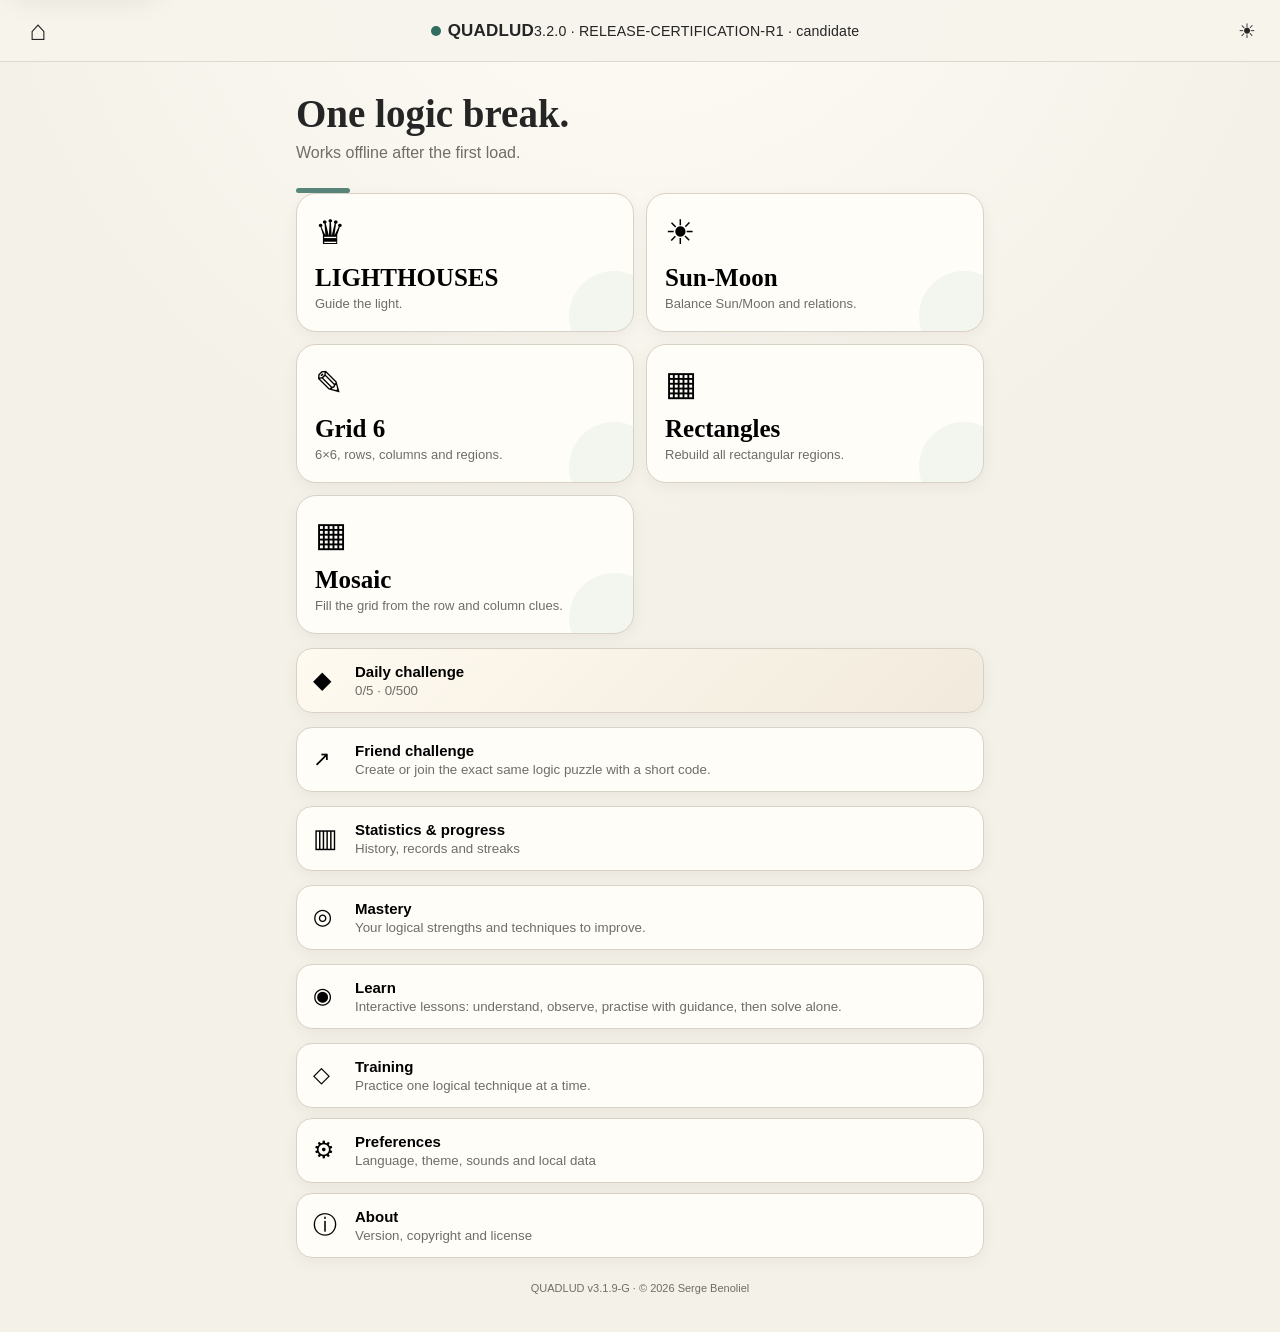
<file: index.html>
<!-- QUADLUD Copyright © 2026 Serge Benoliel. All rights reserved. --><!doctype html><html lang="fr"><head><meta charset="utf-8"/><meta name="viewport" content="width=device-width,initial-scale=1,viewport-fit=cover"/><meta name="theme-color" content="#f7f4ec"/><link rel="stylesheet" href="styles-core.css?v=3.1.9-g-certification-r1"/><link rel="stylesheet" href="styles-v32-ux1.css?v=3.2-a-ux1-r1"/><link rel="stylesheet" href="styles-v32-ux2.css?v=3.2-b-ux2-r1"/><link rel="stylesheet" href="styles-patches.css?v=3.1.8"/><link rel="stylesheet" href="styles-i18n.css?v=3.1.8"/><link rel="stylesheet" href="styles-pedagogy.css?v=3.1.1"/><link rel="stylesheet" href="styles-patches-direct.css?v=3.1.8"/><link rel="stylesheet" href="styles-accessibility.css?v=3.1.8"/><link rel="stylesheet" href="styles-sudoku-proof.css?v=3.1.8"/><link rel="stylesheet" href="styles-data.css?v=3.1.8"/><link rel="stylesheet" href="styles-nonogram.css?v=3.1.8-u13-nonogram"/><link rel="stylesheet" href="styles-mobile.css?v=3.1.8-u12-ipad-balance"/><link rel="stylesheet" href="ui-mobile-coach-fixes.css?v=3.1.8-u13-nonogram"/><link rel="stylesheet" href="tutor-action-first-navigation.css?v=3.1.9-hf3.9-r5.3-message-fit-r3"/><link rel="stylesheet" href="tango-causal-proof-projection.css?v=3.1.9-hf3.6-c2"/><link rel="stylesheet" href="tango-human-pedagogy-r4.css?v=3.1.9-r3ui-relation-balance-mobile-layout-v2" /><link rel="stylesheet" href="ui-consistency-v318.css?v=3.1.8-u14r1-coach-stability"/><title>QUADLUD</title></head><body><a class="skip-link" id="skipLink" href="#app">Aller au contenu</a><header class="topbar"><button class="icon-btn" id="homeBtn" aria-label="Accueil">⌂</button><div class="brand"><span class="brand-dot"></span><b>QUADLUD</b><small id="testBuildId">3.2.0 · RELEASE-CERTIFICATION-R1 · candidate</small></div><div class="top-actions"><div class="timer" id="timer" hidden>00:00</div><button class="theme-btn" id="themeBtn">☀︎</button></div></header><main id="app"></main><div id="toast" class="toast"></div><div id="a11yLive" class="sr-only"></div><div id="busyOverlay" hidden><div><span>Génération…</span></div></div><script src="platform-web.js?v=3.1.8"></script><script src="web-storage.js?v=3.1.8"></script><script src="data-serialization.js?v=3.2-c-ux3-r1"></script><script src="persistence-services.js?v=3.1.8"></script><script src="game-contract.js?v=3.1.8"></script><script src="game-manifest.js?v=3.1.8-u14r2-manifest"></script><script src="game-registry.js?v=3.1.8"></script><script src="logical-move.js?v=3.1.8"></script><script src="queens-logic.js?v=3.1.8"></script><script src="difficulty-rating.js?v=3.1.8"></script><script src="queens-difficulty.js?v=3.1.8"></script><script src="tango-logic.js?v=3.1.8"></script><script src="tango-difficulty.js?v=3.1.8"></script><script src="tutor-move-selector.js?v=3.1.9-a11"></script><script src="pedagogy-next-move-policy.js?v=3.1.9-hf3.8-r1"></script><script src="tango-played-move-planner.js?v=3.1.9-a13r3-advanced-frontier-v1"></script><script src="tango-attention-continuity-bridge.js?v=3.1.9-hf3.8-r1"></script><script src="tango-tutor-frontier-pruner-r5.js?v=3.1.9-hf3.9-r5.1b-v12"></script><script src="patches-logic.js?v=3.1.8"></script><script src="patches-difficulty.js?v=3.1.8"></script><script src="sudoku-logic.js?v=3.1.8"></script><script src="sudoku-difficulty.js?v=3.1.8"></script><script src="nonogram-logic.js?v=3.1.8"></script><script src="nonogram-validation-solver.js?v=3.1.8"></script><script src="nonogram-difficulty.js?v=3.1.8"></script><script src="generation-common.js?v=3.1.8"></script><script src="queens-qpool4.js?v=3.1.8"></script><script src="queens-generator.js?v=3.1.8"></script><script src="tango-diversity-pool.js?v=3.1.9-diversity-pilot-v4"></script><script src="tango-generator.js?v=3.1.9-diversity-pilot-v4"></script><script src="sudoku-generator.js?v=3.1.8"></script><script src="patches-generator.js?v=3.1.8"></script><script src="nonogram-generator.js?v=3.1.8"></script><script src="session-core.js?v=3.1.8"></script><script src="game-session-adapters.js?v=3.1.8"></script><script src="reasoning-view.js?v=3.1.8"></script><script src="game-ui-adapters.js?v=3.1.8"></script><script src="queens-ui.js?v=3.1.8"></script><script src="tango-ui.js?v=3.1.8"></script><script src="sudoku-ui.js?v=3.1.8"></script><script src="patches-ui.js?v=3.1.8"></script><script src="nonogram-ui.js?v=3.1.8-u13-nonogram"></script><script src="queens-runtime.js?v=3.1.8"></script><script src="tango-runtime.js?v=3.1.8"></script><script src="tango-pedagogy-unit-focus.js?v=3.1.9-r3ui-causal-focus-r4"></script><script src="tango-played-move-runtime.js?v=3.1.9-a13r6-single-proof-7d"></script><script src="tango-human-cost-bridge.js?v=3.1.9-r3ui-human-cost-7d-v5"></script><script src="cognitive-cost.js?v=3.1.9-cognitive-v1"></script><script src="tango-cognitive-patterns.js?v=3.1.9-cognitive-patterns-v1"></script><script src="tango-cognitive-pedagogy-bridge.js?v=3.1.9-cognitive-ranking-r2"></script><script src="tango-human-pedagogy-r4.js?v=3.1.9-r3ui-human-r4-hf3r2-contract"></script><script src="tango-cognitive-proof-stages-bridge.js?v=3.1.9-cognitive-stages-r1"></script><script src="tango-direct-visible-priority-bridge.js?v=3.1.9-direct-visible-priority-r1"></script><script src="tango-tutor-cache-contract-r8.js?v=3.1.9-r8-sync5-cognitive-sharded-lz4"></script><script src="tango-tutor-precomputed-cache.js?v=3.1.9-r8-sync5-cognitive-sharded-lz4"></script><script src="tango-tutor-single-planner-r5.js?v=3.1.9-cognitive-r4-cache-contract-guard"></script><script src="tango-causal-proof-model.js?v=3.1.9-hf3.9-r5.6-relation-proof-sequence"></script><script src="tango-progressive-proof-bridge.js?v=3.1.9-r3ui-progressive-proof-r7-derived-provenance"></script><script src="sudoku-runtime.js?v=3.1.8"></script><script src="patches-runtime.js?v=3.1.8"></script><script src="nonogram-runtime.js?v=3.1.8"></script><script src="game-pedagogy-adapters.js?v=3.1.8"></script><script src="queens-pedagogy.js?v=3.1.8"></script><script src="tango-pedagogy.js?v=3.1.8"></script><script src="sudoku-pedagogy.js?v=3.1.8"></script><script src="patches-pedagogy.js?v=3.1.8"></script><script src="pedagogy-metadata.js?v=3.1.8"></script><script src="reasoning-presentation.js?v=3.1.8"></script><script src="queens-reasoning-presentation.js?v=3.1.8"></script><script src="tango-reasoning-presentation.js?v=3.1.9-r3ui-visible-unit-labels-r1"></script><script src="sudoku-reasoning-presentation.js?v=3.1.8"></script><script src="patches-reasoning-presentation.js?v=3.1.8"></script><script src="nonogram-reasoning-presentation.js?v=3.1.8"></script><script src="nonogram-pedagogy.js?v=3.1.8-u13-nonogram"></script><script src="nonogram-pedagogy-atomic.js?v=3.1.8-u13-nonogram"></script><script src="i18n-catalog.js?v=3.1.8"></script><script src="queens-i18n.js?v=3.1.8"></script><script src="tango-i18n.js?v=3.1.8"></script><script src="sudoku-i18n.js?v=3.1.8"></script><script src="patches-i18n.js?v=3.1.8"></script><script src="nonogram-i18n.js?v=3.1.8"></script><script src="mastery-model.js?v=3.1.8"></script><script src="progression-stats.js?v=3.1.8"></script><script src="progression-profile.js?v=3.2-b-ux2-r1"></script><script src="challenge-protocol.js?v=3.1.8"></script><script src="daily-model.js?v=3.1.8"></script><script src="diagnostic-ui-structural.js?v=3.1.8"></script><script src="diagnostic-attachments.js?v=3.1.8"></script><script src="diagnostic-recorder.js?v=3.1.8"></script><script src="tango-runtime-pool-data.js?v=3.1.9-r8-exact"></script><script src="tango-precomputed-pool-runtime.js?v=3.1.9-r8-exact"></script><script src="app-precompute.js?v=3.1.8"></script><script src="audio-web.js?v=3.1.9-c-snd3-r1"></script><script src="audio-service.js?v=3.1.9-c-snd3-r1"></script><script src="audio-event-bridge.js?v=3.1.9-c-snd3-r1"></script><script src="victory-presentation.js?v=3.1.9-f-rectangles-mosaic-r1"></script><script src="app.js?v=3.1.9-g-certification-r1"></script><script src="move-trust.js?v=3.1.8"></script><script src="coach-presentation-bridge.js?v=3.1.8-u14r1-coach-stability"></script><script src="ui-mobile-coach-fixes.js?v=3.1.8"></script><script src="tutor-action-first-navigation.js?v=3.1.9-hf3.9-r5.2-action-atomicity-r1"></script><script src="tango-causal-proof-projection.js?v=3.1.9-hf3.6-c1"></script><script src="tango-causal-proof-c2-bridge.js?v=3.1.9-hf3.6-c2"></script><script src="ui-consistency-v318.js?v=3.1.8-u14r1-coach-stability"></script><script src="tango-contradiction-visuals.js?v=3.1.9-r3ui-contradiction-visual-r1"></script><script src="tango-tutor-clarity.js?v=3.1.9-r3ui-local-proof-r2"></script><script src="tango-proof-contract-hf37.js?v=3.1.9-hf3.8-r1"></script><script src="tango-semantic-coherence-hf39.js?v=3.1.9-hf3.9-r5.5-stage-order"></script><script src="tango-semantic-stabilizer-hf39-r4.js?v=3.1.9-hf3.9-r4-marker-projection-v3-causal-closure"></script><script src="tango-tutor-attention-orchestrator-r5.js?v=3.1.9-hf3.9-r5.4"></script><script src="tango-tutor-human-regression-r54.js?v=3.1.9-hf3.9-r5.4-mobile-layout-v3"></script><script src="tango-tutor-causal-atomic-r55.js?v=3.1.9-hf3.9-r5.6-causal-closure-v17"></script><script src="tango-pedagogy-text-finalizer.js?v=3.1.9-hf3.6-retest3"></script><script src="victory-insight.js?v=3.2-a-ux1-r1"></script><script src="progression-profile-ui.js?v=3.2-b-ux2-r1"></script></body></html>
</file>
<file: styles-core.css>
/*
 * Logic 4
 * Copyright © 2026 Serge Benoliel. All rights reserved.
 * Proprietary software. Copying, modification, redistribution or exploitation without prior written authorization is prohibited.
 */
:root{--bg:#f7f4ec;--paper:#fffdf8;--ink:#252525;--muted:#6f6d68;--line:#242424;--accent:#326b5f;--soft:#e7e2d8;--danger:#b54848;--ok:#2f7b57;--shadow:0 12px 30px rgba(33,28,20,.10)}
*{box-sizing:border-box;-webkit-tap-highlight-color:transparent}
html,body{margin:0;min-height:100%;background:var(--bg);color:var(--ink);font-family:-apple-system,BlinkMacSystemFont,"SF Pro Text","Segoe UI",sans-serif}
body{padding-bottom:env(safe-area-inset-bottom)}
button,select{font:inherit}
.topbar{position:sticky;top:0;z-index:20;height:62px;padding:calc(8px + env(safe-area-inset-top)) 14px 8px;display:grid;grid-template-columns:48px 1fr 72px;align-items:center;background:rgba(247,244,236,.94);backdrop-filter:blur(18px);border-bottom:1px solid #ded9cf}
.brand{text-align:center;font-size:17px;letter-spacing:.2px}.brand-dot{display:inline-block;width:10px;height:10px;border-radius:50%;background:var(--accent);margin-right:7px}
.timer{font-variant-numeric:tabular-nums;text-align:right;font-weight:700}.icon-btn{border:0;background:transparent;font-size:28px;color:var(--ink);padding:4px}
#app{max-width:720px;margin:0 auto;padding:22px 16px 38px}
.hero h1{font-family:Georgia,serif;font-size:39px;line-height:1;margin:10px 0 8px}.hero p{color:var(--muted);font-size:16px;line-height:1.45;margin:0 0 24px}
.cards{display:grid;grid-template-columns:1fr 1fr;gap:12px}.game-card{min-height:154px;border:1px solid #d8d2c6;border-radius:20px;padding:18px;background:var(--paper);box-shadow:0 4px 16px rgba(33,28,20,.05);text-align:left;display:flex;flex-direction:column;justify-content:space-between}.game-card:active{transform:scale(.985)}.game-icon{font-size:34px}.game-card h2{margin:12px 0 4px;font-family:Georgia,serif;font-size:25px}.game-card p{margin:0;color:var(--muted);font-size:13px;line-height:1.3}
.panel{background:var(--paper);border:1px solid #d8d2c6;border-radius:20px;padding:16px;box-shadow:var(--shadow)}.game-head{display:flex;justify-content:space-between;gap:12px;align-items:flex-start;margin-bottom:12px}.game-head h1{font:700 31px/1 Georgia,serif;margin:0}.game-head p{margin:7px 0 0;color:var(--muted);font-size:13px}.difficulty{border:1px solid #cbc4b7;background:#fff;border-radius:12px;padding:9px 10px}
.toolbar{display:flex;flex-wrap:wrap;gap:8px;margin:14px 0}.btn{border:1px solid #bfb7aa;background:#fff;border-radius:12px;padding:10px 13px;font-weight:650;color:var(--ink)}.btn.primary{background:var(--ink);color:white;border-color:var(--ink)}.btn:active{transform:translateY(1px)}.btn:disabled{opacity:.38;cursor:default;transform:none}.history-action{font-variant-numeric:tabular-nums}
.board-wrap{width:min(100%,560px);margin:12px auto 6px}.board{display:grid;width:100%;aspect-ratio:1;border:2px solid var(--line);background:#fff;touch-action:manipulation;user-select:none}
.cell{position:relative;display:flex;align-items:center;justify-content:center;border-right:1px solid rgba(30,30,30,.35);border-bottom:1px solid rgba(30,30,30,.35);font-weight:700;min-width:0}.cell.error{box-shadow:inset 0 0 0 3px var(--danger)}.cell.fixed{font-weight:800}.cell.selected{box-shadow:inset 0 0 0 3px #347fb6}.cell .small{position:absolute;top:3px;left:4px;font-size:9px;font-weight:600;color:#555}
.queen{font-size:clamp(20px,6vw,35px)}.mark{font-size:clamp(14px,4vw,24px);color:#565656}.tango-symbol{font-size:clamp(20px,6.4vw,38px)}
.relation{position:absolute;z-index:4;background:#fff;border:1px solid #222;border-radius:50%;font:800 12px/19px sans-serif;width:21px;height:21px;text-align:center}.relation.r{right:-11px;top:50%;transform:translateY(-50%)}.relation.d{bottom:-11px;left:50%;transform:translateX(-50%)}
.sudoku .cell{font-size:clamp(23px,8vw,42px);font-family:Georgia,serif}.sudoku .boxR{border-right:3px solid #222}.sudoku .boxB{border-bottom:3px solid #222}.sudoku .fixed{background:#f0ece3}.numpad{display:grid;grid-template-columns:repeat(6,1fr);gap:7px;max-width:560px;margin:12px auto}.numpad button{aspect-ratio:1;border:1px solid #c9c1b4;border-radius:12px;background:#fff;font-size:24px;font-family:Georgia,serif;font-weight:700}
.rules{font-size:13px;color:var(--muted);line-height:1.45;margin-top:12px}.status{min-height:22px;text-align:center;font-weight:700;margin:8px 0}.status.ok{color:var(--ok)}.status.bad{color:var(--danger)}
.patch-cell{font-size:12px}.patch-cell.clue{background:#f7f1e5}.patch-clue{display:flex;flex-direction:column;align-items:center;justify-content:center;font-size:11px;line-height:1.05;pointer-events:none}.patch-clue b{font-size:16px}.patch-cell.paint{outline:2px solid rgba(0,0,0,.65);outline-offset:-2px}.patch-palette{display:flex;gap:7px;overflow:auto;padding:5px 1px 8px}.patch-chip{flex:0 0 auto;border:2px solid transparent;border-radius:999px;padding:8px 11px;background:#eee;font-size:12px;font-weight:750}.patch-chip.active{border-color:#222}.legend{font-size:12px;color:var(--muted);margin-top:8px}
.toast{position:fixed;left:50%;bottom:calc(20px + env(safe-area-inset-bottom));transform:translateX(-50%) translateY(20px);background:#222;color:#fff;padding:11px 16px;border-radius:999px;opacity:0;pointer-events:none;transition:.2s;z-index:50;max-width:90%;white-space:nowrap;overflow:hidden;text-overflow:ellipsis}.toast.show{opacity:1;transform:translateX(-50%) translateY(0)}
.footer-note{text-align:center;color:var(--muted);font-size:11px;margin-top:24px}.modal{position:fixed;inset:0;background:rgba(0,0,0,.36);z-index:40;display:flex;align-items:flex-end}.sheet{width:100%;max-width:720px;margin:0 auto;background:var(--paper);border-radius:22px 22px 0 0;padding:22px 20px calc(24px + env(safe-area-inset-bottom));max-height:75vh;overflow:auto}.sheet h2{font-family:Georgia,serif;margin-top:0}.sheet p,.sheet li{line-height:1.45;color:#4c4943}.hidden{display:none!important}
@media(max-width:390px){#app{padding-left:12px;padding-right:12px}.cards{gap:9px}.game-card{padding:14px;min-height:144px}.hero h1{font-size:35px}}
.resume-card{width:100%;margin:0 0 16px;border:1px solid #b9cfc8;background:#edf6f2;border-radius:16px;padding:14px 16px;display:flex;align-items:center;justify-content:space-between;gap:12px;color:var(--ink);text-align:left}.resume-card b{font-size:15px}.resume-card span{font-size:13px;color:var(--muted);font-variant-numeric:tabular-nums}.board,.numpad,.patch-palette{touch-action:none}.btn,.game-card,.patch-chip,.numpad button{min-height:44px}.cell{cursor:pointer}.cell.fixed{cursor:default}@media(pointer:coarse){.cell{touch-action:none}.toolbar{gap:7px}.btn{padding:10px 12px}}
.difficulty-meter{display:inline-block;margin-left:.2rem;padding:.15rem .45rem;border-radius:999px;background:rgba(0,0,0,.07);font-size:.82em;font-weight:650;white-space:nowrap}

/* v1.4 — ergonomie mobile/tactile */
html{-webkit-text-size-adjust:100%;overscroll-behavior-y:none}
body{min-height:100dvh;touch-action:manipulation}
button,.cell,.patch-chip,.difficulty{touch-action:manipulation}
button{min-height:44px}
.icon-btn{min-width:44px;min-height:44px}
.btn,.game-card,.patch-chip,.numpad button{transition:transform .08s ease,box-shadow .12s ease,background .12s ease}
.pressed{transform:scale(.965)!important}
.board-wrap{width:100%;max-width:min(100%,620px);margin-inline:auto;overflow:visible}
.board{width:100%;aspect-ratio:1/1;user-select:none;-webkit-user-select:none}
.cell{min-width:0;min-height:0;position:relative}
#qboard .cell,#tboard .cell,#sboard .cell,#pboard .cell{touch-action:manipulation}
#pboard{touch-action:none}
.sudoku .cell.peer{background:#f0ede5}
.sudoku .cell.same-value{background:#e2ece7}
.sudoku .cell.selected{outline:3px solid var(--accent);outline-offset:-3px;z-index:2}
.numpad{position:sticky;bottom:calc(8px + env(safe-area-inset-bottom));z-index:12;background:rgba(247,244,236,.94);backdrop-filter:blur(14px);padding:8px;border-radius:16px;margin-top:12px}
.numpad button{min-height:48px}
.toolbar{scrollbar-width:none}.toolbar::-webkit-scrollbar{display:none}
.toast{bottom:calc(18px + env(safe-area-inset-bottom))}
.busy-overlay{position:fixed;inset:0;z-index:100;display:grid;place-items:center;background:rgba(247,244,236,.72);backdrop-filter:blur(5px)}
.busy-overlay[hidden]{display:none}.busy-card{background:var(--paper);border:1px solid #d8d2c6;border-radius:18px;padding:16px 22px;box-shadow:var(--shadow);font-weight:700}
body.busy{pointer-events:none}
@media (max-width:520px){
  .topbar{height:56px;grid-template-columns:44px 1fr 64px;padding-left:10px;padding-right:10px}
  #app{padding:12px 10px calc(26px + env(safe-area-inset-bottom))}
  .panel{padding:12px;border-radius:16px}
  .game-head{align-items:center;margin-bottom:8px}.game-head h1{font-size:27px}.game-head p{font-size:12px;line-height:1.3}
  .difficulty{padding:8px 7px;min-height:42px;max-width:108px}
  .toolbar{display:grid;grid-template-columns:repeat(4,minmax(0,1fr));gap:6px;margin:10px 0}
  .toolbar .btn{padding:8px 4px;min-height:42px;font-size:12px;border-radius:10px}
  .toolbar .secondary-action{display:none}
  .toolbar #rulesBtn{display:block}
  .board-wrap{max-width:calc(100vw - 44px)}
  .cell{font-size:clamp(17px,5.4vw,30px)}
  .queen{font-size:clamp(24px,8vw,40px)}
  .tango-symbol{font-size:clamp(22px,7vw,36px)}
  .relation{font-size:11px}
  .patch-palette{gap:6px;max-height:92px;overflow:auto;-webkit-overflow-scrolling:touch}
  .patch-chip{min-height:38px;padding:7px 9px;font-size:12px}
  .legend,.rules{font-size:12px;line-height:1.35}
  .hero h1{font-size:34px}.cards{gap:8px}.game-card{min-height:136px;padding:14px;border-radius:16px}
}
@media (max-height:720px) and (orientation:portrait){
  #app{padding-top:8px;padding-bottom:calc(22px + env(safe-area-inset-bottom))}.toolbar{margin:7px 0}.game-head{margin-bottom:5px}.rules{margin-top:10px}
}
@media (orientation:landscape) and (max-height:520px){
  .topbar{position:relative}.panel{display:grid;grid-template-columns:minmax(260px,1fr) minmax(300px,58vh);column-gap:14px}
  .game-head,.toolbar,.status,.rules{grid-column:1}.board-wrap,.patch-palette,.legend,.numpad{grid-column:2}
  .board-wrap{grid-row:1/6;align-self:start;max-width:min(58vh,520px)}
}
@media (prefers-reduced-motion:reduce){*{scroll-behavior:auto!important;transition:none!important;animation:none!important}}

/* v1.5 — statistiques et progression */
.stats-card{width:100%;margin:14px 0 0;border:1px solid #d8d2c6;background:var(--paper);border-radius:16px;padding:14px 16px;display:grid;grid-template-columns:32px 1fr;column-gap:10px;text-align:left;box-shadow:0 4px 16px rgba(33,28,20,.05)}
.stats-card>span{grid-row:1/3;font-size:26px;align-self:center}.stats-card b{font-size:15px}.stats-card small{color:var(--muted);margin-top:3px}
.stats-head{display:flex;align-items:flex-start;justify-content:space-between;gap:12px}.stats-head h1{font:700 31px/1 Georgia,serif;margin:0}.stats-head p{color:var(--muted);margin:7px 0 0;font-size:13px}
.stat-kpis{display:grid;grid-template-columns:repeat(4,1fr);gap:8px;margin:18px 0}.stat-kpis>div{background:#f3efe7;border-radius:14px;padding:12px 8px;text-align:center}.stat-kpis strong{display:block;font-size:22px;font-variant-numeric:tabular-nums}.stat-kpis span{display:block;color:var(--muted);font-size:11px;margin-top:3px}
.stats-panel h2{font:700 21px Georgia,serif;margin:20px 0 10px}.stat-games{display:grid;gap:8px}.stat-game{display:grid;grid-template-columns:1.2fr repeat(3,1fr);gap:8px;align-items:center;padding:11px 12px;border:1px solid #e0d9cd;border-radius:12px;font-size:12px}.stat-game b{font-size:14px}.stat-game span{color:var(--muted);text-align:right;font-variant-numeric:tabular-nums}
.history-list{display:grid;gap:7px}.history-row{display:grid;grid-template-columns:1fr auto;gap:4px 10px;padding:10px 12px;background:#f8f5ee;border-radius:11px;font-size:12px}.history-row>span:nth-child(2){color:var(--muted);text-align:right}.history-row small{grid-column:1/-1;color:var(--muted)}
.empty-state{color:var(--muted);font-size:13px}
@media(max-width:520px){.stat-kpis{grid-template-columns:1fr 1fr}.stat-game{grid-template-columns:1fr 1fr}.stat-game span{text-align:left}.stats-head h1{font-size:27px}}

/* v1.6 — défi quotidien */
.daily-card{width:100%;margin:14px 0 0;border:1px solid #d8d2c6;background:linear-gradient(135deg,#fffaf0,#f1eadc);border-radius:16px;padding:14px 16px;display:grid;grid-template-columns:32px 1fr;column-gap:10px;text-align:left;box-shadow:0 4px 16px rgba(33,28,20,.05)}
.daily-card>span{grid-row:1/3;font-size:24px;align-self:center}.daily-card b{font-size:15px}.daily-card small{color:var(--muted);margin-top:3px}
.daily-panel h2{font:700 21px Georgia,serif;margin:22px 0 10px}.daily-games{display:grid;grid-template-columns:repeat(5,1fr);gap:9px;margin:20px 0}.daily-game{border:1px solid #ddd5c8;background:var(--paper);border-radius:15px;min-height:110px;padding:12px 7px;display:flex;flex-direction:column;align-items:center;justify-content:center;gap:6px}.daily-game>span{font-size:28px}.daily-game b{font-size:13px}.daily-game small{color:var(--muted)}.daily-game.done{background:#edf4ee;border-color:#a8c4ad}
.daily-calendar{display:grid;grid-template-columns:repeat(14,1fr);gap:5px}.day-dot{aspect-ratio:1;border-radius:7px;background:#e8e3da;display:grid;place-items:center;font-size:10px;color:#6f685d}.day-dot.level-1{background:#dce8df}.day-dot.level-2{background:#c6dacb}.day-dot.level-3{background:#a9c7b0}.day-dot.level-4{background:#91b39a}.day-dot.level-5{background:#6f9d7b;color:white;font-weight:700}.daily-note{font-size:12px;color:var(--muted);margin-top:14px}
@media(max-width:520px){.daily-games{grid-template-columns:1fr 1fr}.daily-calendar{grid-template-columns:repeat(7,1fr)}}

/* v1.7 — aides intelligentes */
.cell.hint-focus{z-index:6;outline:4px solid #b77a2f!important;outline-offset:-4px;box-shadow:inset 0 0 0 2px rgba(255,255,255,.8);animation:hintPulse 1.1s ease-in-out 2}
@keyframes hintPulse{50%{transform:scale(.92)}}
@media(prefers-reduced-motion:reduce){.cell.hint-focus{animation:none}}

/* v2.0 — finition visuelle, thèmes, victoire, partage */
:root[data-theme="dark"]{
  --bg:#171916;--paper:#20231f;--ink:#f2efe7;--muted:#b8b5ad;--line:#e9e5db;--accent:#68a493;--soft:#30342f;--danger:#df7777;--ok:#73b78e;--shadow:0 14px 34px rgba(0,0,0,.28)
}
:root[data-theme="dark"] body{background:radial-gradient(circle at 50% -10%,#252a25 0,#171916 42%)}
:root[data-theme="light"] body{background:radial-gradient(circle at 50% -10%,#fffdf6 0,#f4f1e9 42%)}
:root[data-theme="dark"] .topbar{background:rgba(23,25,22,.9);border-color:#33372f}
:root[data-theme="dark"] .game-card,:root[data-theme="dark"] .panel,:root[data-theme="dark"] .resume-card,:root[data-theme="dark"] .stats-card,:root[data-theme="dark"] .daily-card,:root[data-theme="dark"] .settings-card{border-color:#3a3e37;background:#20231f}
:root[data-theme="dark"] .btn,:root[data-theme="dark"] .difficulty,:root[data-theme="dark"] .numpad button{background:#292d28;color:var(--ink);border-color:#464b43}
:root[data-theme="dark"] .btn.primary{background:#f0ede5;color:#1d1f1c;border-color:#f0ede5}
:root[data-theme="dark"] .rules,:root[data-theme="dark"] .legend,:root[data-theme="dark"] .status{border-color:#3b4038}
:root[data-theme="dark"] #pboard .cell{color:#20231f}
:root[data-theme="dark"] .sudoku .cell.peer{background:#2c302b}
:root[data-theme="dark"] .sudoku .cell.same-value{background:#294139}
:root[data-theme="dark"] .stat-kpis>div,:root[data-theme="dark"] .history-row{background:#292d28}
:root[data-theme="dark"] .daily-game{background:#242722;border-color:#40443d}
:root[data-theme="dark"] .daily-game.done{background:#274033;border-color:#4c795f}
:root[data-theme="dark"] .numpad{background:rgba(23,25,22,.92)}
.topbar{grid-template-columns:48px 1fr auto}
.top-actions{display:flex;align-items:center;justify-content:flex-end;gap:6px}.theme-btn{width:38px;height:38px;min-height:38px;border:0;border-radius:50%;background:transparent;color:var(--ink);font-size:20px}
.hero{position:relative}.hero:after{content:"";display:block;width:54px;height:5px;border-radius:99px;background:var(--accent);margin-top:18px;opacity:.8}
.game-card{position:relative;overflow:hidden}.game-card:before{content:"";position:absolute;inset:auto -26px -30px auto;width:90px;height:90px;border-radius:50%;background:var(--accent);opacity:.055}.game-card:hover{box-shadow:0 10px 24px rgba(33,28,20,.09)}
.settings-card{width:100%;margin:10px 0 0;border:1px solid #d8d2c6;background:var(--paper);border-radius:16px;padding:14px 16px;display:grid;grid-template-columns:32px 1fr;column-gap:10px;text-align:left;box-shadow:0 4px 16px rgba(33,28,20,.05)}
.settings-card>span{grid-row:1/3;font-size:24px;align-self:center}.settings-card b{font-size:15px}.settings-card small{color:var(--muted);margin-top:3px}
.setting-row{display:flex;align-items:center;justify-content:space-between;gap:16px;padding:16px 0;border-bottom:1px solid color-mix(in srgb,var(--muted) 25%,transparent)}.setting-row:last-child{border-bottom:0}.setting-row span{display:grid;gap:4px}.setting-row small{color:var(--muted);font-size:12px}
.victory{position:fixed;inset:0;z-index:120;background:rgba(10,12,10,.48);backdrop-filter:blur(8px);display:grid;place-items:center;padding:24px;animation:fadeIn .2s ease}
.victory-card{width:min(100%,390px);background:var(--paper);color:var(--ink);border:1px solid color-mix(in srgb,var(--muted) 28%,transparent);border-radius:28px;padding:30px 24px 24px;text-align:center;box-shadow:0 28px 80px rgba(0,0,0,.28);animation:victoryPop .34s cubic-bezier(.2,.8,.25,1.2)}
.victory-burst{font-size:46px;color:var(--accent);animation:spinIn .6s ease}.victory-card>small{display:block;font-weight:800;letter-spacing:.18em;color:var(--accent);margin-top:6px}.victory-card h2{font:700 36px Georgia,serif;margin:12px 0 4px}.victory-time{font-size:58px;font-weight:850;font-variant-numeric:tabular-nums;letter-spacing:-.04em}.victory-card p{color:var(--muted);margin:4px 0 22px}.victory-actions{display:grid;grid-template-columns:1fr 1fr;gap:9px}
@keyframes fadeIn{from{opacity:0}}@keyframes victoryPop{from{transform:translateY(18px) scale(.94);opacity:0}}@keyframes spinIn{from{transform:rotate(-70deg) scale(.6);opacity:0}}
@media(max-width:520px){.top-actions{gap:1px}.theme-btn{width:34px;height:34px;min-height:34px}.setting-row{align-items:flex-start}.victory-card{border-radius:24px}.victory-time{font-size:52px}}
@media(prefers-reduced-motion:reduce){.victory,.victory-card,.victory-burst{animation:none!important}}

/* v2.0.2 — plateaux à dimensions stables */
.board{grid-auto-rows:minmax(0,1fr);overflow:visible}
.board>.cell{min-width:0;min-height:0}
#qboard .queen,#qboard .mark{display:block;line-height:1;max-width:100%;max-height:100%}

/* v2.0.3 — Queens : glissement pour X et croix automatiques */
#qboard{touch-action:none}
.queen-options{margin:4px 0 10px}
.switch-row{display:flex;align-items:center;gap:10px;min-height:38px;font-size:13px;color:var(--muted);user-select:none;-webkit-user-select:none}
.switch-row input{appearance:none;-webkit-appearance:none;width:42px;height:24px;border-radius:999px;background:var(--soft);border:1px solid color-mix(in srgb,var(--muted) 35%,transparent);position:relative;flex:0 0 auto;transition:background .15s ease}
.switch-row input:after{content:"";position:absolute;width:18px;height:18px;left:2px;top:2px;border-radius:50%;background:var(--paper);box-shadow:0 1px 4px rgba(0,0,0,.22);transition:transform .15s ease}
.switch-row input:checked{background:var(--accent)}
.switch-row input:checked:after{transform:translateX(18px)}
@media(prefers-reduced-motion:reduce){.switch-row input,.switch-row input:after{transition:none}}

/* v2.0.4 — victoire automatique et animation de plateau */
.board-complete{position:relative;box-shadow:0 0 0 3px color-mix(in srgb,var(--accent) 72%,transparent),0 14px 36px rgba(0,0,0,.12)}
.win-pop{animation:winCell .46s cubic-bezier(.2,.8,.25,1.25) var(--win-delay,0ms) both}
@keyframes winCell{0%{transform:scale(1)}45%{transform:scale(.82)}72%{transform:scale(1.08)}100%{transform:scale(1)}}
.celebration-layer{position:fixed;inset:0;pointer-events:none;z-index:115;overflow:hidden}
.celebration-layer i{position:absolute;left:var(--x);top:18%;width:8px;height:18px;border-radius:2px;background:var(--accent);opacity:0;animation:confettiFall 1.25s ease-out var(--delay) forwards;transform:translateX(0) rotate(0)}
.celebration-layer i:nth-child(3n){background:#d6a648}.celebration-layer i:nth-child(3n+1){background:#6e98bb}
@keyframes confettiFall{0%{opacity:0;transform:translate(0,-16px) rotate(0)}12%{opacity:1}100%{opacity:0;transform:translate(var(--dx),72vh) rotate(var(--rot))}}
@media(prefers-reduced-motion:reduce){.win-pop,.celebration-layer i{animation:none!important}.celebration-layer{display:none}}

/* v2.2.0 — langue et écran À propos */
.about-grid{display:grid;gap:10px;margin:20px 0}
.about-grid>div{display:grid;grid-template-columns:minmax(90px,.7fr) 1.5fr;gap:12px;padding:13px 14px;background:color-mix(in srgb,var(--soft) 62%,transparent);border-radius:12px}
.about-grid span{color:var(--muted);font-size:12px}.about-grid b{font-size:13px;line-height:1.4}
.legal-text{font-size:13px;line-height:1.55;color:var(--muted);padding-top:8px}
@media(max-width:520px){.about-grid>div{grid-template-columns:1fr}.about-grid span{margin-bottom:-5px}}

/* v2.2.1 — reset + protection double-tap Queens */
#qboard,#qboard .cell{
  touch-action:none;
  -webkit-user-select:none;
  user-select:none;
  -webkit-touch-callout:none;
}
#qboard .cell{-webkit-tap-highlight-color:transparent}
@media(max-width:520px){
  .toolbar{grid-template-columns:repeat(5,minmax(0,1fr))}
  .toolbar .btn{font-size:11px}
}

/* v2.2.2 — blocage explicite du double-tap zoom Safari sur Queens */
#qboard{
  touch-action:none!important;
  -ms-touch-action:none;
}
#qboard,#qboard *{
  -webkit-touch-callout:none;
  -webkit-user-select:none;
  user-select:none;
}

/* v2.2.3 — Queens : géométrie totalement indépendante du contenu */
#qboard{
  width:100%;
  aspect-ratio:1 / 1;
  min-width:0;
  min-height:0;
  contain:size layout paint;
  overflow:hidden;
}
#qboard>.cell{
  min-width:0;
  min-height:0;
  overflow:hidden;
  contain:layout paint;
}
#qboard .queen,
#qboard .mark{
  position:absolute;
  inset:0;
  width:100%;
  height:100%;
  display:grid;
  place-items:center;
  line-height:1;
  margin:0;
  padding:0;
  pointer-events:none;
}
#qboard .queen{font-size:min(7vw,35px)}
#qboard .mark{font-size:min(4.8vw,24px)}

/* v2.2.4 — Queens : reines dorées lors de la victoire */
#qboard.queens-win .queen{
  color:#d4af37;
  text-shadow:
    0 1px 0 rgba(255,255,255,.55),
    0 0 8px rgba(212,175,55,.48),
    0 0 18px rgba(212,175,55,.22);
}
:root[data-theme="dark"] #qboard.queens-win .queen{
  color:#f0c84b;
  text-shadow:
    0 0 7px rgba(240,200,75,.58),
    0 0 18px rgba(240,200,75,.28);
}

/* v2.3.0 — coups illégaux + indicateurs d'aide */
.board .cell.illegal{
  background:#ffd7d7!important;
  box-shadow:inset 0 0 0 3px #c83737!important;
  color:#8f1111;
}
:root[data-theme="dark"] .board .cell.illegal{
  background:#5c2929!important;
  box-shadow:inset 0 0 0 3px #f07878!important;
  color:#fff1f1;
}
.aid-badge{
  display:inline-flex;
  align-items:center;
  gap:2px;
  margin-left:4px;
  padding:1px 5px;
  border-radius:999px;
  font:700 10px/1.5 -apple-system,BlinkMacSystemFont,Arial,sans-serif;
  vertical-align:middle;
  white-space:nowrap;
}
.aid-badge.backtrack{background:#eee2c8;color:#72531e}
.aid-badge.hint-used{background:#dce9ef;color:#315e70}
:root[data-theme="dark"] .aid-badge.backtrack{background:#4c412a;color:#f0d79e}
:root[data-theme="dark"] .aid-badge.hint-used{background:#29434e;color:#b9e0ef}
.live-aids:empty{display:none}
.history-row .aid-badge{margin-left:3px}

/* v2.3.1 — indice persistant */
.hint-notice{
  position:fixed;
  left:50%;
  bottom:max(18px,env(safe-area-inset-bottom));
  transform:translateX(-50%);
  z-index:118;
  width:min(92vw,520px);
  display:grid;
  grid-template-columns:1fr auto;
  align-items:center;
  gap:12px;
  padding:14px 14px 14px 16px;
  border-radius:18px;
  background:var(--paper);
  color:var(--ink);
  border:1px solid color-mix(in srgb,var(--accent) 42%,var(--muted));
  box-shadow:0 18px 48px rgba(0,0,0,.22);
}
.hint-notice-text{font-size:14px;line-height:1.45}
.hint-close{min-width:78px}
:root[data-theme="dark"] .hint-notice{background:#252823}
@media(max-width:520px){
  .hint-notice{grid-template-columns:1fr;align-items:stretch}
  .hint-close{width:100%}
}

/* v2.3.2 — indices explicites : coup + justification */
.hint-secondary{display:block;margin-top:5px;color:var(--muted)}
.hint-applied{display:block;margin-top:7px;color:var(--accent);font-weight:700}

/* v2.5.0 — explications pédagogiques des inférences de rang 2 */
.reason-step{display:block;margin-top:7px;padding-left:10px;border-left:3px solid color-mix(in srgb,var(--accent) 35%,transparent)}
.reason-step.dead{border-left-color:#c45a5a}
.reason-step.conclusion{border-left-color:#6d9b63;font-weight:600}

/* v2.5.4 — fenêtre d'indice déplaçable */
.hint-drag-handle{
  grid-column:1 / -1;
  margin:-5px -5px 1px;
  padding:5px 9px 7px;
  border-bottom:1px solid color-mix(in srgb,var(--muted) 28%,transparent);
  color:var(--muted);
  font-size:12px;
  font-weight:700;
  text-align:center;
  cursor:grab;
  touch-action:none;
  user-select:none;
  -webkit-user-select:none;
  -webkit-touch-callout:none;
}
.hint-drag-handle:active{cursor:grabbing}
.hint-drag-handle span{letter-spacing:-3px;margin-right:5px}

/* v2.6.1 — repère couleur des zones Queens dans les explications d'indices */
.queen-zone-ref{
  display:inline-flex;
  align-items:center;
  gap:5px;
  white-space:nowrap;
  font-weight:700;
}
.queen-zone-swatch{
  display:inline-block;
  width:23px;
  height:14px;
  flex:0 0 23px;
  border:1px solid rgba(35,35,35,.42);
  border-radius:3px;
  box-shadow:inset 0 0 0 1px rgba(255,255,255,.32);
  vertical-align:-2px;
}



/* v3.1.5-LH2 — LIGHTHOUSES board piece; strictly scoped to Queens board */
#qboard .lighthouse-piece{color:#0b2948}
#qboard .lighthouse-svg{width:68%;height:68%;display:block;overflow:visible;filter:drop-shadow(0 1px 1px rgba(5,25,45,.16))}
#qboard .lighthouse-svg .lh-tower{fill:#fff7e7;stroke:#0b2948;stroke-width:2.4;stroke-linejoin:round}
#qboard .lighthouse-svg .lh-roof,#qboard .lighthouse-svg .lh-base{fill:#0b2948}
#qboard .lighthouse-svg .lh-lantern{fill:#fff7e7;stroke:#0b2948;stroke-width:2.2}
#qboard .lighthouse-svg .lh-window{fill:#0b2948}
#qboard .lighthouse-svg .lh-light{fill:#f1b84b}
#qboard .lighthouse-svg .lh-beam{fill:#f1b84b;opacity:.22}
#qboard.queens-win .lighthouse-svg{filter:drop-shadow(0 0 3px rgba(241,184,75,.65)) drop-shadow(0 0 8px rgba(241,184,75,.3))}
:root[data-theme="dark"] #qboard .lighthouse-svg{filter:drop-shadow(0 1px 1px rgba(0,0,0,.3))}
:root[data-theme="dark"] #qboard.queens-win .lighthouse-svg{filter:drop-shadow(0 0 4px rgba(241,184,75,.7)) drop-shadow(0 0 9px rgba(241,184,75,.34))}

/* v3.1.8-C — LIGHTHOUSES inherits the common shell; only identity and geometry remain specialized */
.lighthouses-panel .game-head h1{display:flex;align-items:center;gap:9px}
.lighthouses-panel .toolbar .secondary-action{display:none}
.lighthouses-panel .toolbar #rulesBtn{display:block}
@media(orientation:landscape) and (max-height:520px){
  .lighthouses-panel{
    grid-template-columns:minmax(220px,1fr) minmax(0,min(72vw,calc(100svh - 68px)));
    column-gap:12px
  }
  .lighthouses-panel .board-wrap{
    width:min(72vw,calc(100svh - 68px));
    max-width:min(72vw,calc(100svh - 68px));
    justify-self:end;
    margin:0 0 4px auto
  }
}
.lighthouses-title-icon{
  width:31px;
  height:31px;
  flex:0 0 31px;
  display:grid;
  place-items:center;
  filter:drop-shadow(0 2px 4px rgba(5,25,45,.18));
}
.lighthouses-title-svg{width:100%;height:100%;display:block;overflow:visible}
.lighthouses-title-svg .lh-tower{fill:#fff7e7;stroke:#0b2948;stroke-width:2.4;stroke-linejoin:round}
.lighthouses-title-svg .lh-roof,.lighthouses-title-svg .lh-base{fill:#0b2948}
.lighthouses-title-svg .lh-lantern{fill:#fff7e7;stroke:#0b2948;stroke-width:2.2}
.lighthouses-title-svg .lh-window{fill:#0b2948}
.lighthouses-title-svg .lh-light{fill:#f1b84b}
.lighthouses-title-svg .lh-beam{fill:#f1b84b;opacity:.30}
@media(max-width:520px){
  .lighthouses-panel .game-head{gap:8px}
  .lighthouses-title-icon{width:27px;height:27px;flex-basis:27px}
}
@media(max-width:350px){
  .lighthouses-panel .game-head>div{min-width:0;flex:1 1 auto}
  .lighthouses-panel .game-head h1{font-size:22px;gap:6px}
  .lighthouses-panel .difficulty{max-width:70px;padding:6px 3px;font-size:11px}
  .lighthouses-title-icon{width:25px;height:25px;flex-basis:25px}
}

/* v3.1.5-LH8B — tutor board must render visible lighthouse SVG pieces too */
.walkthrough-board .queen,
.walkthrough-board .mark{
  position:absolute;
  inset:0;
  width:100%;
  height:100%;
  display:grid;
  place-items:center;
  line-height:1;
  margin:0;
  padding:0;
  pointer-events:none;
}
.walkthrough-board .queen{font-size:min(7vw,35px)}
.walkthrough-board .mark{font-size:min(4.8vw,24px)}
.walkthrough-board .lighthouse-piece{color:#0b2948}
.walkthrough-board .lighthouse-svg{width:68%;height:68%;display:block;overflow:visible;filter:drop-shadow(0 1px 1px rgba(5,25,45,.16))}
.walkthrough-board .lighthouse-svg .lh-tower{fill:#fff7e7;stroke:#0b2948;stroke-width:2.4;stroke-linejoin:round}
.walkthrough-board .lighthouse-svg .lh-roof,.walkthrough-board .lighthouse-svg .lh-base{fill:#0b2948}
.walkthrough-board .lighthouse-svg .lh-lantern{fill:#fff7e7;stroke:#0b2948;stroke-width:2.2}
.walkthrough-board .lighthouse-svg .lh-window{fill:#0b2948}
.walkthrough-board .lighthouse-svg .lh-light{fill:#f1b84b}
.walkthrough-board .lighthouse-svg .lh-beam{fill:#f1b84b;opacity:.22}
:root[data-theme="dark"] .walkthrough-board .lighthouse-svg{filter:drop-shadow(0 1px 1px rgba(0,0,0,.3))}

/* v3.1.5-LH7 — generic premium action buttons; shared CSS only */
:root{
  --btn-edge:color-mix(in srgb,var(--ink) 22%,var(--paper));
  --btn-fill-top:color-mix(in srgb,var(--paper) 97%,white 3%);
  --btn-fill-bottom:color-mix(in srgb,var(--paper) 91%,var(--soft) 9%);
  --btn-shadow:0 2px 7px rgba(33,28,20,.10),inset 0 1px 0 rgba(255,255,255,.72);
  --btn-shadow-hover:0 4px 11px rgba(33,28,20,.14),inset 0 1px 0 rgba(255,255,255,.78);
}
.btn{
  border-color:var(--btn-edge);
  background:linear-gradient(180deg,var(--btn-fill-top),var(--btn-fill-bottom));
  border-radius:13px;
  box-shadow:var(--btn-shadow);
  font-weight:700;
}
.btn.primary{
  background:linear-gradient(180deg,color-mix(in srgb,var(--ink) 88%,var(--accent) 12%),var(--ink));
  border-color:color-mix(in srgb,var(--ink) 88%,black 12%);
  color:#fff;
  box-shadow:0 3px 9px rgba(20,24,22,.20),inset 0 1px 0 rgba(255,255,255,.16);
}
@media(hover:hover) and (pointer:fine){
  .btn:hover:not(:disabled){box-shadow:var(--btn-shadow-hover)}
  .btn.primary:hover:not(:disabled){box-shadow:0 5px 13px rgba(20,24,22,.25),inset 0 1px 0 rgba(255,255,255,.20)}
}
.btn:active:not(:disabled){transform:translateY(1px);box-shadow:0 1px 3px rgba(33,28,20,.12),inset 0 1px 0 rgba(255,255,255,.55)}
.btn:disabled{opacity:.42;box-shadow:none}
body .panel .toolbar .btn{min-height:44px;border-radius:12px}
:root[data-theme="dark"] .btn{
  --btn-edge:#596159;
  --btn-fill-top:#313630;
  --btn-fill-bottom:#292d28;
  --btn-shadow:0 2px 7px rgba(0,0,0,.24),inset 0 1px 0 rgba(255,255,255,.06);
  --btn-shadow-hover:0 4px 11px rgba(0,0,0,.32),inset 0 1px 0 rgba(255,255,255,.08);
  color:var(--ink);
}
:root[data-theme="dark"] .btn.primary{
  background:linear-gradient(180deg,#f7f4ec,#e8e4da);
  color:#1d1f1c;
  border-color:#f0ede5;
  box-shadow:0 3px 9px rgba(0,0,0,.28),inset 0 1px 0 rgba(255,255,255,.65);
}
@media(prefers-reduced-motion:reduce){.btn{transition:none!important}}

/* v3.1.5-LH8F — iPhone Safari animation parity via cell-level motion (same proven layer as Coach focus) */
@keyframes lighthouseCellPlaceIn{
  0%{opacity:.58;transform:scale(.74);filter:brightness(1.28)}
  58%{opacity:1;transform:scale(1.075);filter:brightness(1.08)}
  100%{opacity:1;transform:scale(1);filter:none}
}
#qboard>.cell.lighthouse-cell-enter,
.walkthrough-board>.cell.lighthouse-cell-enter{
  transform-origin:center;
  z-index:7;
  animation:lighthouseCellPlaceIn 480ms cubic-bezier(.2,.8,.25,1) both
}
@media(prefers-reduced-motion:reduce){
  #qboard>.cell.lighthouse-cell-enter,
  .walkthrough-board>.cell.lighthouse-cell-enter{animation:none!important}
}
/* v3.1.8-F2 — LIGHTHOUSES victory presentation. */
.lighthouses-victory-layer{position:fixed;left:var(--lh-board-left);top:var(--lh-board-top);width:var(--lh-board-width);height:var(--lh-board-height);z-index:115;overflow:hidden;pointer-events:none}
.lighthouses-victory-layer::after{content:"";position:absolute;inset:1px;border:2px solid rgba(241,184,75,0);border-radius:inherit;box-shadow:inset 0 0 0 rgba(241,184,75,0),0 0 0 rgba(241,184,75,0);animation:lighthouseVictoryOutline 1500ms ease-in-out both}
.lighthouses-victory-layer .lighthouses-victory-origin{position:absolute;left:var(--lh-x);top:var(--lh-y);width:0;height:0;transform-origin:center;animation:lighthouseVictorySweep 1200ms linear var(--lh-delay,0ms) both}
.lighthouses-victory-layer .lighthouses-victory-beam{position:absolute;left:0;top:0;width:var(--lh-range);height:clamp(8px,1.55vw,14px);border-radius:999px;transform-origin:0 50%;clip-path:polygon(0 36%,100% 0,100% 100%,0 64%);background:linear-gradient(90deg,rgba(255,244,184,.92),rgba(241,184,75,.48) 55%,rgba(241,184,75,0));filter:drop-shadow(0 0 5px rgba(241,184,75,.5));opacity:0;transform:translateY(-50%) rotate(var(--lh-angle)) scaleX(.04);animation:lighthouseVictoryBeam 1200ms ease-in-out var(--lh-delay,0ms) both}
@keyframes lighthouseVictorySweep{from{transform:rotate(0deg)}to{transform:rotate(360deg)}}
@keyframes lighthouseVictoryBeam{0%{opacity:0;transform:translateY(-50%) rotate(var(--lh-angle)) scaleX(.04)}18%{opacity:.38;transform:translateY(-50%) rotate(var(--lh-angle)) scaleX(.34)}48%{opacity:.94;transform:translateY(-50%) rotate(var(--lh-angle)) scaleX(1)}72%{opacity:.62;transform:translateY(-50%) rotate(var(--lh-angle)) scaleX(.82)}100%{opacity:0;transform:translateY(-50%) rotate(var(--lh-angle)) scaleX(.06)}}
@keyframes lighthouseVictoryOutline{0%,18%,100%{border-color:rgba(241,184,75,0);box-shadow:inset 0 0 0 rgba(241,184,75,0),0 0 0 rgba(241,184,75,0)}48%,72%{border-color:rgba(241,184,75,.72);box-shadow:inset 0 0 18px rgba(241,184,75,.24),0 0 14px rgba(241,184,75,.32)}}
:root[data-theme="dark"] .lighthouses-victory-layer::after{animation-name:lighthouseVictoryOutlineDark}
@keyframes lighthouseVictoryOutlineDark{0%,18%,100%{border-color:rgba(255,211,112,0);box-shadow:inset 0 0 0 rgba(255,211,112,0),0 0 0 rgba(255,211,112,0)}48%,72%{border-color:rgba(255,211,112,.78);box-shadow:inset 0 0 20px rgba(255,211,112,.2),0 0 16px rgba(255,211,112,.28)}}
/* v3.1.9-E — Soleil-Lune balance wave and Grille 6 logical scan. */
#tboard.tango-victory-active{animation:tangoVictoryBalance 1450ms ease-in-out both}
#tboard.tango-victory-active>.tango-victory-cell{animation:tangoVictoryCell 620ms ease-out var(--victory-delay,0ms) both}
#tboard.tango-victory-active>.tango-victory-sun{--victory-glow:rgba(241,184,75,.72)}
#tboard.tango-victory-active>.tango-victory-moon{--victory-glow:rgba(91,157,219,.68)}
@keyframes tangoVictoryCell{0%{transform:scale(.96);box-shadow:inset 0 0 0 transparent}45%{transform:scale(1.06);box-shadow:inset 0 0 22px var(--victory-glow)}100%{transform:scale(1);box-shadow:inset 0 0 0 transparent}}
@keyframes tangoVictoryBalance{0%,68%,100%{filter:none}82%{filter:drop-shadow(0 0 10px rgba(130,174,214,.3)) drop-shadow(0 0 8px rgba(241,184,75,.26))}}
#sboard.sudoku-victory-active{animation:sudokuVictoryBoardWave 1450ms ease-in-out both}
#sboard.sudoku-victory-active>.sudoku-victory-cell{animation:sudokuVictoryScan 620ms cubic-bezier(.2,.8,.25,1) calc(var(--victory-delay,0ms) + var(--victory-ring,0ms)) both}
@keyframes sudokuVictoryScan{0%{transform:scale(.94);box-shadow:inset 0 0 0 transparent}38%{transform:scale(1.045);box-shadow:inset 0 0 0 2px color-mix(in srgb,var(--accent) 58%,transparent)}62%{transform:scale(.985)}100%{transform:scale(1);box-shadow:inset 0 0 0 transparent}}
@keyframes sudokuVictoryBoardWave{0%,72%,100%{filter:none}84%{filter:drop-shadow(0 0 12px color-mix(in srgb,var(--accent) 30%,transparent))}}
/* v3.1.9-F — Rectangles final assembly and Mosaïque image reveal. */
#pboard.patches-victory-active{animation:patchesVictoryBoard 1450ms ease-in-out both}
#pboard.patches-victory-active>.patches-victory-cell{transform-origin:center;animation:patchesVictoryAssemble 560ms cubic-bezier(.2,.8,.25,1) var(--victory-delay,0ms) both}
@keyframes patchesVictoryAssemble{0%{opacity:.62;transform:scale(.9);filter:saturate(.72)}55%{opacity:1;transform:scale(1.035);filter:saturate(1.18)}100%{transform:scale(1);filter:none}}
@keyframes patchesVictoryBoard{0%,72%,100%{box-shadow:none}84%{box-shadow:0 0 0 3px color-mix(in srgb,var(--accent) 42%,transparent),0 0 16px color-mix(in srgb,var(--accent) 24%,transparent)}}
#ngboard.nonogram-victory-active{animation:nonogramVictoryBoard 1600ms ease-in-out both}
#ngboard.nonogram-victory-active>.nonogram-victory-filled{animation:nonogramVictoryReveal 620ms cubic-bezier(.2,.8,.25,1) var(--victory-delay,0ms) both}
#ngboard.nonogram-victory-active>.nonogram-victory-empty{animation:nonogramVictorySettle 420ms ease-out var(--victory-delay,0ms) both}
@keyframes nonogramVictoryReveal{0%{opacity:.3;transform:scale(.72)}58%{opacity:1;transform:scale(1.08);box-shadow:inset 0 0 0 2px color-mix(in srgb,var(--accent) 52%,transparent)}100%{transform:scale(1);box-shadow:none}}
@keyframes nonogramVictorySettle{0%{opacity:.55}100%{opacity:1}}
@keyframes nonogramVictoryBoard{0%,74%,100%{filter:none}86%{filter:drop-shadow(0 0 11px color-mix(in srgb,var(--accent) 28%,transparent))}}
#qboard.lighthouses-victory-reduced .lighthouse-halo.lighthouses-victory-halo{opacity:1!important}
@media(prefers-reduced-motion:reduce){
  .lighthouses-victory-layer,.lighthouses-victory-origin,.lighthouses-victory-beam{display:none!important;animation:none!important}
  #qboard.lighthouses-victory-reduced .lighthouse-halo.lighthouses-victory-halo{opacity:1!important;animation:none!important}
  #tboard.tango-victory-active,#sboard.sudoku-victory-active,#pboard.patches-victory-active,#ngboard.nonogram-victory-active{animation:sensorialVictoryReduced 380ms ease-out both!important}
  #tboard.tango-victory-active>.tango-victory-cell,#sboard.sudoku-victory-active>.sudoku-victory-cell,#pboard.patches-victory-active>.patches-victory-cell,#ngboard.nonogram-victory-active>.nonogram-victory-cell{animation:none!important;transform:none!important}
}
@keyframes sensorialVictoryReduced{50%{box-shadow:0 0 0 3px color-mix(in srgb,var(--accent) 38%,transparent)}to{box-shadow:none}}
@media(forced-colors:active){
  .btn{background:ButtonFace;color:ButtonText;border-color:ButtonText;box-shadow:none}
  .btn.primary{background:Highlight;color:HighlightText;border-color:Highlight;box-shadow:none}
  .btn:disabled{color:GrayText;border-color:GrayText;box-shadow:none}
}

/* v3.1.9-G — accessible persisted audio controls */
.audio-volume-control{display:flex;align-items:center;gap:10px;min-width:min(240px,55vw)}
.audio-volume-control input[type="range"]{min-width:140px;min-height:44px;accent-color:var(--accent)}
.audio-volume-control output{min-width:3.5em;text-align:end;font-variant-numeric:tabular-nums}
@media(max-width:420px){.audio-volume-control{min-width:46vw}.audio-volume-control input[type="range"]{min-width:0;width:100%}}
</file>
<file: styles-v32-ux1.css>
/* QUADLUD v3.2-A / UX-1 — ephemeral post-victory insight */
.victory-insight{display:grid;gap:8px;width:min(100%,520px);margin:8px auto 2px;padding:10px 12px;border:1px solid color-mix(in srgb,var(--accent) 24%,var(--line));border-radius:14px;background:color-mix(in srgb,var(--card) 94%,var(--accent) 6%);text-align:left}
.victory-insight-head{display:flex;align-items:center;justify-content:space-between;gap:10px;font-size:.88rem}.victory-insight-head>span{font-variant-numeric:tabular-nums;color:var(--muted)}
.victory-insight-facts{display:flex;gap:6px;overflow-x:auto;overscroll-behavior-inline:contain;scrollbar-width:none;padding-bottom:1px}.victory-insight-facts::-webkit-scrollbar,.victory-insight-replay::-webkit-scrollbar{display:none}
.victory-insight-chip{flex:0 0 auto;padding:4px 7px;border-radius:999px;background:color-mix(in srgb,var(--card) 82%,var(--accent) 18%);font-size:.72rem;white-space:nowrap}
.victory-insight-key{display:grid;grid-template-columns:auto 1fr;column-gap:8px;row-gap:2px;align-items:baseline;padding:7px 8px;border-radius:10px;background:color-mix(in srgb,var(--card) 86%,var(--accent) 14%)}
.victory-insight-key small{grid-column:1/-1;color:var(--muted);font-size:.68rem}.victory-insight-key strong{font-size:.78rem}.victory-insight-key span{min-width:0;overflow:hidden;text-overflow:ellipsis;white-space:nowrap;font-size:.74rem;color:var(--muted)}
.victory-insight-replay{display:flex;gap:6px;overflow-x:auto;overscroll-behavior-inline:contain;scroll-snap-type:x proximity;scrollbar-width:none;padding:1px 0}
.victory-insight-step{display:inline-flex;align-items:center;gap:5px;flex:0 0 auto;max-width:180px;padding:5px 7px;border:1px solid var(--line);border-radius:10px;background:var(--card);font-size:.7rem;white-space:nowrap;overflow:hidden;text-overflow:ellipsis;scroll-snap-align:start}.victory-insight-step b{display:grid;place-items:center;min-width:18px;height:18px;border-radius:50%;background:color-mix(in srgb,var(--muted) 14%,transparent);font-size:.64rem}.victory-insight-step[data-key="true"]{border-color:color-mix(in srgb,var(--accent) 54%,var(--line));box-shadow:inset 0 0 0 1px color-mix(in srgb,var(--accent) 20%,transparent)}
@media(max-width:520px){.victory-insight{gap:6px;padding:8px 9px;margin-top:6px}.victory-insight-key{padding:6px 7px}.victory-insight-step{max-width:155px}}
@media(orientation:landscape) and (max-height:520px){
  .victory{padding:6px 10px}
  .victory-card{width:min(100%,720px);padding:9px 11px;border-radius:18px;display:grid;grid-template-columns:minmax(150px,.62fr) minmax(300px,1.38fr);grid-template-rows:auto auto auto auto;column-gap:12px;row-gap:3px;align-items:center}
  .victory-burst{display:none}.victory-card>small{grid-column:1;grid-row:1;margin:0;font-size:9px;letter-spacing:.1em}.victory-card h2{grid-column:1;grid-row:2;font-size:23px;margin:1px 0}.victory-time{grid-column:1;grid-row:3;font-size:36px;line-height:1}.victory-card>p{grid-column:1;grid-row:4;margin:1px 0;font-size:11px;line-height:1.2}
  .victory-daily-score{grid-column:1;grid-row:4;font-size:10px;line-height:1.1}.victory-daily-score+ p{grid-row:5}.victory-card:has(.victory-daily-score){grid-template-rows:auto auto auto auto auto}
  .victory-insight{grid-column:2;grid-row:1/4;width:100%;margin:0;padding:6px 8px;gap:4px;border-radius:10px}.victory-insight-head{font-size:.72rem}.victory-insight-chip{padding:2px 5px;font-size:.62rem}.victory-insight-key{padding:4px 6px;row-gap:0}.victory-insight-key small{font-size:.58rem}.victory-insight-key strong,.victory-insight-key span{font-size:.65rem}.victory-insight-step{max-width:138px;padding:3px 5px;font-size:.61rem}.victory-insight-step b{min-width:15px;height:15px;font-size:.55rem}
  .victory-actions{grid-column:2;grid-row:4;gap:6px}.victory-card:has(.victory-daily-score) .victory-actions{grid-row:5}.victory-actions .btn{min-height:34px;padding:5px 7px;border-radius:9px;font-size:11px}
}
@media(prefers-reduced-motion:reduce){.victory-insight-replay{scroll-behavior:auto}.victory-insight,.victory-insight *{animation:none!important;transition:none!important}}
@media(forced-colors:active){.victory-insight,.victory-insight-key,.victory-insight-step{border:1px solid CanvasText;background:Canvas;color:CanvasText}.victory-insight-step[data-key="true"]{outline:2px solid Highlight;outline-offset:1px}}
</file>
<file: styles-v32-ux2.css>
/* QUADLUD v3.2-B / UX-2 — derived local progression */
.progression-profile{margin:14px 0 18px;padding:14px;border:1px solid color-mix(in srgb,var(--accent) 26%,#d8d2c6);border-radius:16px;background:color-mix(in srgb,var(--paper) 94%,var(--accent) 6%);display:grid;gap:12px}
.progression-profile-head{display:flex;align-items:center;justify-content:space-between;gap:12px}.progression-profile-head>div{display:grid;gap:3px}.progression-profile-head b{font-size:15px}.progression-profile-head small{font-size:11px;color:var(--muted)}
.progression-games{display:flex;gap:4px;align-items:center;min-height:32px}.progress-game{display:grid;place-items:center;width:30px;height:30px;border-radius:10px;background:var(--paper);border:1px solid color-mix(in srgb,var(--muted) 24%,transparent);font-size:18px}
.progression-kpis{display:grid;grid-template-columns:repeat(4,minmax(0,1fr));gap:7px}.progression-kpis>div{min-width:0;padding:9px 7px;border-radius:12px;background:var(--paper);text-align:center}.progression-kpis strong{display:block;font-size:19px;font-variant-numeric:tabular-nums}.progression-kpis span{display:block;margin-top:3px;font-size:10px;color:var(--muted);line-height:1.2;overflow-wrap:anywhere}
.progress-achievements{display:flex;gap:6px;overflow-x:auto;overscroll-behavior-inline:contain;scrollbar-width:none;padding-bottom:1px}.progress-achievements::-webkit-scrollbar{display:none}.progress-achievement{flex:0 0 auto;padding:5px 8px;border-radius:999px;border:1px solid color-mix(in srgb,var(--muted) 28%,transparent);font-size:11px;white-space:nowrap}.progress-achievement.unlocked{background:color-mix(in srgb,var(--paper) 78%,var(--accent) 22%);border-color:color-mix(in srgb,var(--accent) 44%,transparent);font-weight:700}.progress-achievement.locked{opacity:.52;background:var(--paper)}
.sr-only{position:absolute!important;width:1px!important;height:1px!important;padding:0!important;margin:-1px!important;overflow:hidden!important;clip:rect(0,0,0,0)!important;white-space:nowrap!important;border:0!important}
@media(max-width:520px){.progression-profile{padding:11px;margin:10px 0 14px;gap:9px}.progression-kpis{grid-template-columns:1fr 1fr}.progression-kpis>div{padding:7px 6px}.progression-profile-head small{max-width:210px}}
@media(orientation:landscape) and (max-height:520px){.progression-profile{margin:8px 0 10px;padding:9px;gap:7px}.progression-kpis{grid-template-columns:repeat(4,minmax(0,1fr))}.progression-kpis>div{padding:5px}.progress-achievement{padding:4px 7px}}
@media(prefers-reduced-motion:reduce){.progression-profile,.progression-profile *{animation:none!important;transition:none!important;scroll-behavior:auto!important}}
@media(forced-colors:active){.progression-profile,.progress-game,.progress-achievement,.progression-kpis>div{border:1px solid CanvasText;background:Canvas;color:CanvasText}.progress-achievement.unlocked{outline:2px solid Highlight;outline-offset:1px}}
</file>
<file: styles-patches.css>
/* v2.7.1 — Patches : affichage stabilisé + peinture fluide */
.patch-board-wrap{
  overflow:visible;
}
#pboard{
  overflow:hidden;
  background:#fff;
  contain:layout paint;
}
#pboard .patch-cell{
  background:var(--patch-fill,#fff);
  transition:
    background-color .16s cubic-bezier(.2,.75,.25,1),
    color .16s ease,
    transform .10s ease;
  will-change:background-color;
  isolation:isolate;
}
#pboard .patch-cell::after{
  content:"";
  position:absolute;
  inset:-1px;
  z-index:2;
  pointer-events:none;
  border:0 solid rgba(28,31,28,.76);
  transition:border-width .10s ease,border-color .16s ease;
}
#pboard .patch-cell.patch-edge-t::after{border-top-width:2px}
#pboard .patch-cell.patch-edge-r::after{border-right-width:2px}
#pboard .patch-cell.patch-edge-b::after{border-bottom-width:2px}
#pboard .patch-cell.patch-edge-l::after{border-left-width:2px}

/* L'ancien contour autour de chaque case donnait un aspect "quadrillé" et
   pouvait se superposer aux erreurs. Les contours ne marquent désormais
   que le périmètre réel d'une zone peinte. */
#pboard .patch-cell.paint{
  outline:0;
}
#pboard .patch-cell.clue{
  background:var(--patch-fill,#f7f1e5);
}
#pboard .patch-clue{
  position:relative;
  z-index:3;
  min-width:1.45em;
  min-height:1.45em;
  padding:2px 4px;
  border-radius:7px;
  background:rgba(255,255,255,.78);
  box-shadow:0 1px 2px rgba(0,0,0,.10);
  color:#20231f;
  font-variant-numeric:tabular-nums;
  transform:translateZ(0);
}
#pboard .patch-clue b{font-size:clamp(13px,4.1vw,17px)}
#pboard .patch-clue span{font-size:clamp(10px,3.1vw,13px)}
#pboard .patch-cell.illegal::after{
  border-color:transparent;
}
#pboard .patch-cell.illegal{
  z-index:4;
}

/* Palette : une seule ligne horizontale, pas de saut vertical ni clipping. */
.patch-palette{
  display:flex;
  align-items:center;
  gap:7px;
  overflow-x:auto;
  overflow-y:hidden;
  max-height:none;
  padding:5px 2px 9px;
  scroll-snap-type:x proximity;
  -webkit-overflow-scrolling:touch;
  scrollbar-width:none;
}
.patch-palette::-webkit-scrollbar{display:none}
.patch-chip{
  scroll-snap-align:start;
  transform:translateZ(0);
  transition:
    transform .16s cubic-bezier(.2,.75,.25,1),
    box-shadow .16s ease,
    border-color .16s ease,
    filter .16s ease;
}
.patch-chip.active{
  border-color:#222;
  transform:scale(1.045);
  box-shadow:0 3px 10px rgba(0,0,0,.16);
  filter:saturate(1.05);
}
:root[data-theme="dark"] .patch-chip.active{
  border-color:#f2efe7;
  box-shadow:0 3px 12px rgba(0,0,0,.32);
}
:root[data-theme="dark"] #pboard .patch-clue{
  background:rgba(255,255,255,.80);
  color:#1f211f;
}
@media(max-width:520px){
  .patch-palette{
    gap:6px;
    max-height:none;
    overflow-x:auto;
    overflow-y:hidden;
    padding-bottom:8px;
  }
  .patch-chip{
    min-height:38px;
    padding:7px 9px;
    font-size:12px;
  }
}
@media(prefers-reduced-motion:reduce){
  #pboard .patch-cell,
  #pboard .patch-cell::after,
  .patch-chip{
    transition:none!important;
  }
}


/* v2.8.0 — Mosaïque : rectangle interactif dynamique */
#pboard.patch-rect-dragging{
  cursor:crosshair;
}
#pboard .patch-cell.patch-preview{
  background:color-mix(in srgb,var(--patch-preview-fill) 76%,#fff 24%)!important;
  transition:background-color .075s linear,transform .075s ease;
  z-index:5;
}
#pboard .patch-cell.patch-preview::before{
  content:"";
  position:absolute;
  inset:-1px;
  z-index:6;
  pointer-events:none;
  border:0 solid rgba(26,29,27,.92);
  transition:border-width .055s linear,border-color .075s linear;
}
#pboard .patch-cell.patch-preview-t::before{border-top-width:3px}
#pboard .patch-cell.patch-preview-r::before{border-right-width:3px}
#pboard .patch-cell.patch-preview-b::before{border-bottom-width:3px}
#pboard .patch-cell.patch-preview-l::before{border-left-width:3px}
#pboard.patch-preview-invalid .patch-cell.patch-preview{
  background:#f6c9c9!important;
}
#pboard.patch-preview-invalid .patch-cell.patch-preview::before{
  border-color:#c83737;
}
#pboard .patch-cell.patch-preview .patch-clue{
  z-index:8;
}
#pboard .patch-cell.patch-commit{
  animation:patchRectCommit .17s cubic-bezier(.2,.78,.28,1);
}
@keyframes patchRectCommit{
  0%{transform:scale(.965)}
  60%{transform:scale(1.018)}
  100%{transform:scale(1)}
}
@media(pointer:coarse){
  #pboard .patch-cell.patch-preview::before{
    border-width:0;
  }
  #pboard .patch-cell.patch-preview-t::before{border-top-width:3px}
  #pboard .patch-cell.patch-preview-r::before{border-right-width:3px}
  #pboard .patch-cell.patch-preview-b::before{border-bottom-width:3px}
  #pboard .patch-cell.patch-preview-l::before{border-left-width:3px}
}
@media(prefers-reduced-motion:reduce){
  #pboard .patch-cell.patch-preview,
  #pboard .patch-cell.patch-preview::before{
    transition:none!important;
  }
  #pboard .patch-cell.patch-commit{
    animation:none!important;
  }
}
</file>
<file: styles-i18n.css>
/* v2.9.0 — internationalisation 10 langues + RTL */
:root[dir="rtl"] body{direction:rtl}
:root[dir="rtl"] .game-card,
:root[dir="rtl"] .settings-card,
:root[dir="rtl"] .stats-card,
:root[dir="rtl"] .daily-card,
:root[dir="rtl"] .rules,
:root[dir="rtl"] .legend,
:root[dir="rtl"] .legal-text,
:root[dir="rtl"] .hint-notice-text,
:root[dir="rtl"] .sheet,
:root[dir="rtl"] .stats-head,
:root[dir="rtl"] .history-row,
:root[dir="rtl"] .setting-row span{text-align:right}
:root[dir="rtl"] .top-actions{justify-content:flex-start}
:root[dir="rtl"] .toolbar{direction:rtl}
:root[dir="rtl"] .setting-row{direction:rtl}
:root[dir="rtl"] .difficulty{direction:rtl;text-align:right}
/* Puzzle geometry must never be mirrored: JS row/column mapping is left-to-right. */
:root[dir="rtl"] .board,
:root[dir="rtl"] .numpad,
:root[dir="rtl"] .patch-palette{direction:ltr}
:root[dir="rtl"] .patch-chip{direction:rtl}
:root[dir="rtl"] .queen-options{direction:rtl}
:root[lang="zh-Hans"] .game-head h1,
:root[lang="zh-Hans"] .game-card h2,
:root[lang="hi"] .game-head h1,
:root[lang="hi"] .game-card h2,
:root[lang="ar"] .game-head h1,
:root[lang="ar"] .game-card h2,
:root[lang="bn"] .game-head h1,
:root[lang="bn"] .game-card h2,
:root[lang="ur"] .game-head h1,
:root[lang="ur"] .game-card h2{font-family:-apple-system,BlinkMacSystemFont,"Segoe UI",Arial,sans-serif}
</file>
<file: styles-pedagogy.css>
/* v2.12.0 — Logic Coach progressif en 4 étapes */
.hint-context{
  z-index:5;
  box-shadow:inset 0 0 0 2px color-mix(in srgb,var(--accent) 52%,transparent);
}
.coach-progress{
  display:inline-flex;
  min-width:34px;
  justify-content:center;
  margin-right:8px;
  padding:2px 7px;
  border-radius:999px;
  background:color-mix(in srgb,var(--accent) 18%,transparent);
  color:var(--ink);
  font-size:12px;
  font-weight:800;
}
@media(prefers-reduced-motion:reduce){
  .hint-context{transition:none}
}


/* v3.1.7-B — navigation interne de la preuve du Logic Coach */
.coach-proof-stage{display:block}
.coach-proof-navigation{display:flex;align-items:center;justify-content:center;gap:9px;margin-top:12px}
.coach-proof-arrow{min-width:44px;min-height:44px;padding:7px 13px;font-size:22px;line-height:1}
.coach-proof-counter{min-width:64px;text-align:center;font-size:13px;font-weight:850;color:var(--muted);font-variant-numeric:tabular-nums}
.coach-proof-apply{display:block;width:100%;min-height:44px;margin-top:9px}
@media(max-width:520px){.coach-proof-navigation{gap:7px}.coach-proof-arrow{min-width:48px;min-height:48px}}

/* v3.1.7-C — navigation Tuteur : coup logique vs sous-étape de preuve */
.walkthrough-proof-navigation{display:flex;align-items:center;justify-content:center;gap:7px;margin:2px 0 10px}
.walkthrough-proof-arrow{min-width:44px;min-height:44px;padding:6px 12px;font-size:20px;line-height:1}
.walkthrough-proof-counter{min-width:58px;text-align:center;color:var(--muted);font-size:12px;font-weight:850;font-variant-numeric:tabular-nums}
@media(max-width:520px){.walkthrough-proof-arrow{min-width:48px;min-height:48px}}

/* v2.13.0 — bibliothèque pédagogique des techniques */
.coach-technique-title{display:block;font-weight:800;margin-bottom:3px}
.coach-technique-id{display:inline-block;margin:2px 0 5px;padding:2px 5px;border-radius:5px;background:color-mix(in srgb,var(--muted) 16%,transparent);font-size:11px}
.coach-technique-summary{display:block;color:var(--muted);font-size:12px;line-height:1.35}
.technique-library{display:grid;gap:10px;margin:12px 0}
.technique-card{padding:11px 12px;border:1px solid color-mix(in srgb,var(--muted) 30%,transparent);border-radius:12px;background:color-mix(in srgb,var(--paper) 92%,var(--soft))}
.technique-card-head{display:flex;align-items:flex-start;justify-content:space-between;gap:10px}
.technique-card code{font-size:10px;color:var(--muted);word-break:break-all}
.technique-card small{display:block;margin-top:3px;color:var(--accent);font-weight:800}
.technique-card p{margin:5px 0 0;color:var(--muted);font-size:13px}

/* v2.14.0 — Explain my error */
.error-coach{
  display:flex;align-items:center;justify-content:space-between;gap:10px;
  margin:4px 0 12px;padding:9px 10px;border-radius:12px;
  border:1px solid color-mix(in srgb,#c83d3d 40%,transparent);
  background:color-mix(in srgb,#c83d3d 9%,var(--paper));
}
.error-coach[hidden]{display:none}
.error-coach-label{font-size:13px;font-weight:750}
.error-explain-btn{padding:7px 10px;white-space:nowrap}
.error-explanation{display:block;margin-top:6px;line-height:1.45}
.error-return-btn{display:block;margin-top:10px}
.error-focus{
  z-index:9!important;
  box-shadow:inset 0 0 0 3px #c83d3d,0 0 0 2px color-mix(in srgb,#c83d3d 25%,transparent)!important;
}
@media(max-width:520px){
  .error-coach{align-items:stretch;flex-direction:column}
  .error-explain-btn{width:100%}
}

/* v2.15.0 — profil de maîtrise logique */
.mastery-home-card span:first-child{font-size:22px}
.mastery-overall{margin:14px 0 18px;padding:16px;border-radius:16px;background:var(--soft);border:1px solid color-mix(in srgb,var(--accent) 28%,transparent)}
.mastery-overall>div:first-child{display:grid;grid-template-columns:1fr auto;gap:2px 12px;align-items:end}
.mastery-overall span{color:var(--muted);font-size:13px;font-weight:700}
.mastery-overall strong{grid-row:1 / span 2;grid-column:2;font-size:34px}
.mastery-overall small{font-weight:800;color:var(--accent)}
.mastery-overall p{margin:9px 0 0;color:var(--muted);font-size:13px}
.mastery-bar{height:8px;margin-top:9px;border-radius:999px;overflow:hidden;background:color-mix(in srgb,var(--muted) 18%,transparent)}
.mastery-bar i{display:block;height:100%;border-radius:inherit;background:var(--accent);transition:width .25s ease}
.mastery-games{display:grid;grid-template-columns:repeat(2,minmax(0,1fr));gap:10px;margin:12px 0 22px}
.mastery-game-summary{display:grid;grid-template-columns:auto 1fr auto;gap:4px 9px;align-items:center;padding:12px;border:1px solid color-mix(in srgb,var(--muted) 28%,transparent);border-radius:14px;text-decoration:none;color:var(--ink);background:var(--paper)}
.mastery-game-summary>span{font-size:21px}.mastery-game-summary strong{font-size:20px}.mastery-game-summary small{grid-column:2 / 4;color:var(--muted)}
.mastery-game{scroll-margin-top:80px;margin-top:24px}.mastery-game h2{margin-bottom:10px}
.mastery-techniques{display:grid;gap:10px}
.mastery-technique{padding:12px 13px;border:1px solid color-mix(in srgb,var(--muted) 28%,transparent);border-radius:14px;background:var(--paper)}
.mastery-technique-head{display:flex;justify-content:space-between;gap:12px;align-items:flex-start}
.mastery-technique-head>div{min-width:0}.mastery-technique-head b{display:block}.mastery-technique-head code{display:block;margin-top:3px;font-size:10px;color:var(--muted);word-break:break-all}
.mastery-technique-head strong{font-size:20px}
.mastery-stars{margin-top:6px;letter-spacing:1px}.mastery-stars small{letter-spacing:0;color:var(--muted);font-weight:700}
.mastery-detail{display:flex;flex-wrap:wrap;gap:7px 12px;margin-top:9px;font-size:12px;color:var(--muted)}
.mastery-aids{display:flex;flex-wrap:wrap;gap:8px;margin-top:8px;font-size:12px;color:var(--muted)}
.mastery-technique.level-4,.mastery-game-summary.level-4{border-color:color-mix(in srgb,var(--ok) 48%,transparent)}
.mastery-technique.level-1,.mastery-game-summary.level-1{border-color:color-mix(in srgb,var(--danger) 35%,transparent)}
@media(max-width:520px){.mastery-games{grid-template-columns:1fr}.mastery-technique-head{gap:8px}}
@media(prefers-reduced-motion:reduce){.mastery-bar i{transition:none}}

/* v2.16.0 — Logic Coach adaptatif */
.coach-adaptive-note{
  display:block;margin-top:8px;padding-top:7px;
  border-top:1px solid color-mix(in srgb,var(--muted) 24%,transparent);
  color:var(--muted);font-size:12px;line-height:1.35
}

/* v2.17.0 — entraînement ciblé */
.training-home-card span:first-child{font-size:22px}
.training-game{margin-top:22px}.training-game h2{margin-bottom:10px}
.training-grid{display:grid;grid-template-columns:repeat(2,minmax(0,1fr));gap:10px}
.training-card{position:relative;padding:12px;border:1px solid color-mix(in srgb,var(--muted) 28%,transparent);border-radius:14px;background:var(--paper)}
.training-card.recommended{border-color:color-mix(in srgb,var(--accent) 62%,transparent);box-shadow:0 0 0 1px color-mix(in srgb,var(--accent) 16%,transparent)}
.training-card-head{display:flex;justify-content:space-between;gap:10px;align-items:flex-start}.training-card-head b{display:block}.training-card-head code{display:block;margin-top:3px;font-size:10px;color:var(--muted);word-break:break-all}.training-card-head strong{font-size:19px}
.training-card>small{display:block;margin:5px 0;color:var(--muted)}.training-rec{display:inline-block;margin-bottom:7px;padding:2px 7px;border-radius:999px;background:color-mix(in srgb,var(--accent) 14%,transparent);font-size:11px;font-weight:800;color:var(--accent)}
.training-card-stats{display:flex;gap:12px;margin:5px 0 10px;color:var(--muted);font-size:12px}.training-start{width:100%}
.training-shell-tag{color:var(--accent);font-weight:650}.training-complete-actions{display:flex;gap:8px;flex-wrap:wrap;margin-top:10px}
@media(max-width:620px){.training-grid{grid-template-columns:1fr}}

.mastery-train-btn{margin-top:10px;width:100%}

/* v2.18.0 — parcours Apprendre */
.learning-home-card span:first-child{font-size:22px}
.learning-overall{display:grid;grid-template-columns:auto 1fr;gap:2px 12px;align-items:center;margin:12px 0 20px;padding:14px;border-radius:15px;background:var(--soft);border:1px solid color-mix(in srgb,var(--accent) 28%,transparent)}
.learning-overall>b{font-size:28px}.learning-overall>span{color:var(--muted);font-weight:700}.learning-overall .learning-mini-bar{grid-column:1/3}
.learning-game{margin:24px 0}.learning-game h2{margin-bottom:10px}
.learning-grid{display:grid;grid-template-columns:repeat(2,minmax(0,1fr));gap:10px}
.learning-card{padding:12px;border:1px solid color-mix(in srgb,var(--muted) 28%,transparent);border-radius:14px;background:var(--paper)}
.learning-card.completed{border-color:color-mix(in srgb,var(--ok) 45%,transparent)}
.learning-card-head{display:flex;justify-content:space-between;gap:10px}.learning-card-head b{display:block}.learning-card-head code{font-size:10px;color:var(--muted);word-break:break-all}.learning-card-head strong{font-size:18px}
.learning-card>small{display:block;margin:4px 0 8px;color:var(--muted)}
.learning-mini-bar{height:7px;border-radius:999px;overflow:hidden;background:color-mix(in srgb,var(--muted) 18%,transparent);margin:7px 0 10px}.learning-mini-bar i{display:block;height:100%;background:var(--accent);border-radius:inherit}
.lesson-steps{display:grid;grid-template-columns:repeat(4,minmax(0,1fr));gap:7px;margin:12px 0 18px}
.lesson-step{padding:9px 7px;text-align:center;border:1px solid color-mix(in srgb,var(--muted) 24%,transparent);border-radius:12px;color:var(--muted);font-size:11px}
.lesson-step span{display:flex;align-items:center;justify-content:center;width:23px;height:23px;border-radius:50%;margin:0 auto 5px;background:var(--soft);font-weight:800}.lesson-step b{display:block}
.lesson-step.done{color:var(--ink);border-color:color-mix(in srgb,var(--ok) 45%,transparent)}.lesson-step.done span{background:color-mix(in srgb,var(--ok) 18%,transparent)}
.lesson-step.current{border-color:var(--accent)}
.lesson-explanation{padding:16px;border:1px solid color-mix(in srgb,var(--accent) 28%,transparent);border-radius:16px;background:var(--soft)}.lesson-explanation h2{margin:10px 0}.lesson-explanation p{line-height:1.5}
.lesson-technique-head{display:flex;flex-wrap:wrap;gap:8px;align-items:center;color:var(--muted);font-size:12px}.lesson-technique-head code{font-size:10px}.lesson-technique-head b{margin-left:auto}
.lesson-actions{display:flex;flex-wrap:wrap;gap:8px;margin-top:14px}.lesson-complete-banner{margin-top:14px;padding:12px;border-radius:12px;background:color-mix(in srgb,var(--ok) 13%,var(--paper));font-weight:800}
.learning-guide{margin:0 0 12px;padding:12px 13px;border-radius:14px;border:1px solid color-mix(in srgb,var(--accent) 32%,transparent);background:color-mix(in srgb,var(--accent) 7%,var(--paper))}
.learning-guide[hidden]{display:none}.learning-guide p{margin:7px 0;line-height:1.4}.learning-guide-head{display:flex;align-items:center;gap:8px}.learning-guide-head>span{display:inline-flex;min-width:34px;justify-content:center;padding:3px 7px;border-radius:999px;background:color-mix(in srgb,var(--accent) 18%,transparent);font-weight:800}
.mastery-card-actions,.training-card-actions{display:flex;gap:7px;flex-wrap:wrap;margin-top:9px}
@media(max-width:620px){.learning-grid{grid-template-columns:1fr}.lesson-steps{grid-template-columns:repeat(2,minmax(0,1fr))}.lesson-technique-head b{margin-left:0;width:100%}}

/* v2.18.1 — errors are explained before any logical hint */
.coach-error-item{margin-top:9px;padding-top:8px;border-top:1px solid color-mix(in srgb,var(--danger) 28%,transparent);line-height:1.4}
.coach-error-item span{color:var(--muted)}

/* v2.19.0 — Défi QUADLUD 4 jeux + scoring logique */
.daily-circuit-cta{width:100%;margin:12px 0 14px;padding:13px 16px;font-size:15px}
.daily-report{margin:0 0 18px;padding:14px;border:1px solid color-mix(in srgb,var(--accent) 30%,transparent);border-radius:16px;background:var(--soft)}
.daily-report-score{display:grid;grid-template-columns:1fr auto;gap:2px 12px;align-items:end;margin-bottom:11px}
.daily-report-score span{color:var(--muted);font-weight:750}.daily-report-score strong{grid-row:1/3;grid-column:2;font-size:30px}.daily-report-score small{font-weight:750;color:var(--accent)}
.daily-report-row{display:grid;grid-template-columns:auto 1fr auto;gap:3px 9px;align-items:center;padding:9px 0;border-top:1px solid color-mix(in srgb,var(--muted) 20%,transparent)}
.daily-report-row>span{font-size:19px}.daily-report-row>strong{font-size:16px}.daily-report-row>small{grid-column:2/4;color:var(--muted)}
.daily-report p{margin:9px 0 0;color:var(--muted);font-size:12px;line-height:1.4}
.victory-daily-score{display:grid;gap:2px;margin:8px auto 10px;padding:9px 12px;border-radius:12px;background:var(--soft)}
.victory-daily-score span,.victory-daily-score small{color:var(--muted);font-size:12px}.victory-daily-score strong{font-size:27px}

/* v2.19.1 — audit des coups non justifiés */
.reasoning-audit{display:flex;align-items:center;justify-content:space-between;gap:10px;margin:4px 0 12px;padding:10px 11px;border-radius:12px;border:1px solid color-mix(in srgb,var(--accent) 38%,transparent);background:color-mix(in srgb,var(--accent) 8%,var(--paper))}
.reasoning-audit[hidden]{display:none}.reasoning-audit>div:first-child{display:grid;gap:4px}.reasoning-audit small{display:block;color:var(--muted);line-height:1.35}.reasoning-audit-actions{display:flex;gap:7px;flex-wrap:wrap;justify-content:flex-end}
@media(max-width:620px){.reasoning-audit{align-items:stretch;flex-direction:column}.reasoning-audit-actions{justify-content:stretch}.reasoning-audit-actions .btn{flex:1}}

/* v2.20.0 — Mode Exploration */
#exploreBtn.exploration-active{border-color:var(--accent);box-shadow:0 0 0 2px color-mix(in srgb,var(--accent) 16%,transparent)}
.exploration-panel{margin:4px 0 12px;padding:12px;border:1px solid color-mix(in srgb,var(--accent) 38%,transparent);border-radius:15px;background:color-mix(in srgb,var(--accent) 6%,var(--paper))}
.exploration-panel[hidden]{display:none}.exploration-head{display:flex;justify-content:space-between;align-items:flex-start;gap:10px}.exploration-head>div{display:grid;grid-template-columns:auto 1fr;gap:2px 7px}.exploration-head>div>span{grid-row:1/3;font-size:22px}.exploration-head small{grid-column:2;color:var(--muted)}
.exploration-tree{display:grid;gap:7px;margin:12px 0}.exploration-tree>b{font-size:12px;color:var(--muted);text-transform:uppercase;letter-spacing:.04em}
.exploration-branch{display:grid;grid-template-columns:auto 1fr auto;gap:8px;align-items:center;width:100%;text-align:left;padding:9px 10px;border:1px solid color-mix(in srgb,var(--muted) 25%,transparent);border-radius:11px;background:var(--paper);color:var(--ink)}
.exploration-branch.active{border-color:var(--accent);background:color-mix(in srgb,var(--accent) 9%,var(--paper))}.exploration-branch.status-hypothesis{border-style:dashed}.exploration-branch.status-error{border-color:color-mix(in srgb,var(--danger) 60%,transparent)}
.exploration-branch-icon{font-size:18px}.exploration-branch b,.exploration-branch small{display:block}.exploration-branch small{margin-top:2px;color:var(--muted);font-size:11px}.exploration-branch em{font-style:normal;font-weight:800;color:var(--muted)}
.exploration-empty{padding:10px;border:1px dashed color-mix(in srgb,var(--muted) 35%,transparent);border-radius:10px;color:var(--muted)}
.exploration-actions{display:flex;gap:7px;flex-wrap:wrap}.exploration-analysis{margin-top:10px;padding:10px;border-radius:11px;background:color-mix(in srgb,var(--ok) 8%,var(--paper));line-height:1.4}.exploration-analysis[hidden]{display:none}.exploration-analysis.bad{background:color-mix(in srgb,var(--danger) 9%,var(--paper))}.exploration-analysis>div{margin-top:5px;color:var(--muted)}
@media(max-width:620px){.exploration-head{flex-direction:column}.exploration-actions .btn{flex:1}.exploration-branch{grid-template-columns:auto 1fr auto}}

/* v2.21.0 — défis partageables */
.challenge-home-card>span:first-child{font-size:21px}
.challenge-columns{display:grid;grid-template-columns:repeat(2,minmax(0,1fr));gap:12px;margin:14px 0}
.challenge-box{display:grid;gap:11px;padding:14px;border:1px solid color-mix(in srgb,var(--muted) 26%,transparent);border-radius:15px;background:var(--paper)}
.challenge-box h2{margin:0}.challenge-box label{display:grid;gap:6px;color:var(--muted);font-size:12px;font-weight:700}
.challenge-box .difficulty{width:100%}
.challenge-input{width:100%;box-sizing:border-box;padding:10px 11px;border:1px solid color-mix(in srgb,var(--muted) 35%,transparent);border-radius:10px;background:var(--paper);color:var(--ink);font:700 15px/1.2 ui-monospace,SFMono-Regular,Menlo,monospace;text-transform:uppercase;letter-spacing:.03em}
.challenge-ready{padding:15px;border:1px solid color-mix(in srgb,var(--accent) 36%,transparent);border-radius:16px;background:color-mix(in srgb,var(--accent) 7%,var(--paper));text-align:center}
.challenge-ready>small{color:var(--muted);font-weight:750}.challenge-code{margin:9px 0;font:800 clamp(18px,5vw,28px)/1.15 ui-monospace,SFMono-Regular,Menlo,monospace;letter-spacing:.06em;word-break:break-word}
.challenge-meta{display:flex;justify-content:center;gap:8px;flex-wrap:wrap;color:var(--muted);font-size:12px}.challenge-ready p,.challenge-note{color:var(--muted);line-height:1.45}
.challenge-actions{display:flex;justify-content:center;gap:8px;flex-wrap:wrap;margin-top:11px}.challenge-shell-tag{font-size:11px;color:var(--accent)}
@media(max-width:620px){.challenge-columns{grid-template-columns:1fr}.challenge-actions .btn{flex:1}.challenge-code{font-size:18px}}


/* v2.21.1 — alertes configurables sans déplacement du plateau */
.error-coach{
  position:fixed;left:50%;top:calc(env(safe-area-inset-top) + 62px);transform:translateX(-50%);
  z-index:117;width:min(92vw,520px);box-sizing:border-box;margin:0;
  box-shadow:0 14px 38px rgba(0,0,0,.18);
}
.reasoning-audit{display:none!important}
.board .cell.unjustified-piece{color:#9a5700!important}
#qboard .cell.unjustified-piece .queen,#qboard .cell.unjustified-piece .mark,
#tboard .cell.unjustified-piece .tango-symbol{color:#9a5700!important}
#sboard .cell.unjustified-piece{color:#9a5700!important;text-shadow:0 0 0 #9a5700}
#pboard .patch-cell.unjustified-piece{outline:0;z-index:5}
#pboard .patch-cell.unjustified-piece::after{border-color:#d97800}
:root[data-theme="dark"] .board .cell.unjustified-piece,
:root[data-theme="dark"] #qboard .cell.unjustified-piece .queen,
:root[data-theme="dark"] #qboard .cell.unjustified-piece .mark,
:root[data-theme="dark"] #tboard .cell.unjustified-piece .tango-symbol,
:root[data-theme="dark"] #sboard .cell.unjustified-piece{color:#ffad42!important}
:root[data-theme="dark"] #pboard .patch-cell.unjustified-piece::after{border-color:#ffad42}
@media(max-width:520px){
  .error-coach{top:calc(env(safe-area-inset-top) + 58px);width:min(94vw,480px);flex-direction:row;align-items:center}
  .error-explain-btn{width:auto;flex:0 0 auto}
  .board-wrap{max-width:min(calc(100vw - 44px),calc(100dvh - 336px))}
}
/* v2.21.4 — résolution logique pas à pas */
.walkthrough-panel{max-width:760px;margin-inline:auto}
.walkthrough-help-note{margin:10px 0 12px;padding:9px 11px;border-radius:11px;background:var(--soft);color:var(--muted);font-size:12px;line-height:1.4}
.walkthrough-board-wrap{display:flex;justify-content:center;margin:10px auto 14px;max-width:min(92vw,560px)}
.walkthrough-board{width:min(92vw,560px);aspect-ratio:1;pointer-events:none;user-select:none}
.walkthrough-queens-coordinate-wrap{display:grid;grid-template-columns:clamp(17px,3vw,20px) minmax(0,1fr);grid-template-rows:clamp(16px,2.5vw,18px) minmax(0,1fr);gap:2px 3px;align-items:stretch;width:min(92vw,560px);max-width:100%}
.walkthrough-queens-coordinate-wrap .queens-column-coordinates{grid-column:2;grid-row:1;display:grid;align-items:end;width:100%;min-width:0}
.walkthrough-queens-coordinate-wrap .queens-row-coordinates{grid-column:1;grid-row:2;display:grid;align-items:center;height:100%;min-height:0}
.walkthrough-queens-coordinate-wrap .queens-column-coordinates span,.walkthrough-queens-coordinate-wrap .queens-row-coordinates span{display:grid;place-items:center;color:var(--muted)!important;font-size:clamp(10px,1.8vw,11px);font-weight:700;line-height:1;letter-spacing:.01em;user-select:none}
.walkthrough-queens-coordinate-wrap .walkthrough-board{grid-column:2;grid-row:2;width:100%;max-width:100%}
.walkthrough-cell{position:relative}
/* v3.1.6-F — distinguish temporary Tutor proof states from the real board. */
.walkthrough-hypothetical-cell{
  outline:2px dashed color-mix(in srgb,#0b2948 72%,transparent);
  outline-offset:-3px
}
.walkthrough-hypothesis-cell{outline-width:3px}
.walkthrough-hypothesis-badge{
  position:absolute;top:2px;right:2px;z-index:9;
  min-width:18px;height:18px;padding:0 4px;border-radius:999px;
  display:grid;place-items:center;
  background:#0b2948;color:#fff7e7;
  border:1px solid #fff7e7;
  box-shadow:0 1px 3px rgba(5,25,45,.25);
  font-size:11px;font-weight:850;line-height:1;pointer-events:none
}
:root[data-theme="dark"] .walkthrough-hypothetical-cell{outline-color:color-mix(in srgb,#fff7e7 72%,transparent)}
@media(max-width:390px){.walkthrough-hypothesis-badge{min-width:16px;height:16px;padding:0 3px;font-size:9px}}
@media(forced-colors:active){
  .walkthrough-hypothetical-cell{outline-color:CanvasText}
  .walkthrough-hypothesis-badge{background:CanvasText;color:Canvas;border-color:Canvas}
}
/* v3.1.5-LH8E — line/column pedagogical focus: subtle hatching + edge label */
#qboard .cell>*,.walkthrough-board .cell>*{position:relative;z-index:2}
.queen-line-focus{position:relative;z-index:3}
.queen-line-focus::before{
  content:"";
  position:absolute;
  inset:1px;
  border-radius:4px;
  pointer-events:none;
  z-index:1;
  opacity:.78;
  background-repeat:repeat;
  background-size:10px 10px
}
.queen-line-focus-row::before{
  background-image:repeating-linear-gradient(-45deg,rgba(11,41,72,.18) 0 2px,rgba(11,41,72,0) 2px 7px)
}
.queen-line-focus-column::before{
  background-image:repeating-linear-gradient(45deg,rgba(11,41,72,.18) 0 2px,rgba(11,41,72,0) 2px 7px)
}
.queen-line-focus-row.queen-line-focus-column::before{
  background-image:repeating-linear-gradient(-45deg,rgba(11,41,72,.16) 0 2px,rgba(11,41,72,0) 2px 7px),repeating-linear-gradient(45deg,rgba(11,41,72,.16) 0 2px,rgba(11,41,72,0) 2px 7px)
}
.queen-unit-focus-label{
  position:relative;
  display:grid!important;
  place-items:center;
  min-width:16px;
  min-height:16px;
  padding:0 3px;
  border-radius:999px;
  border:1px solid rgba(11,41,72,.34);
  background:rgba(255,247,231,.92);
  color:#0b2948!important;
  box-shadow:0 1px 2px rgba(5,25,45,.12);
  font-weight:850!important
}
.queen-unit-focus-row-label{
  background-image:repeating-linear-gradient(-45deg,rgba(11,41,72,.12) 0 2px,rgba(11,41,72,0) 2px 7px)
}
.queen-unit-focus-column-label{
  background-image:repeating-linear-gradient(45deg,rgba(11,41,72,.12) 0 2px,rgba(11,41,72,0) 2px 7px)
}
@media(max-width:390px){.queen-unit-focus-label{min-width:14px;min-height:14px;padding:0 2px;font-size:9px}}

/* v3.1.5-LH8C — global pedagogical focus for Lighthouses regions */
.queen-region-focus{--queen-region-focus-color:#0b2948;z-index:4}
.queen-region-focus-top{border-top:3px solid var(--queen-region-focus-color)!important}
.queen-region-focus-right{border-right:3px solid var(--queen-region-focus-color)!important}
.queen-region-focus-bottom{border-bottom:3px solid var(--queen-region-focus-color)!important}
.queen-region-focus-left{border-left:3px solid var(--queen-region-focus-color)!important}
.queen-region-focus[data-region-focus-badge]::after{
  content:attr(data-region-focus-badge);
  position:absolute;
  top:2px;
  left:2px;
  z-index:9;
  min-width:18px;
  height:16px;
  padding:0 3px;
  border-radius:999px;
  display:grid;
  place-items:center;
  background:#0b2948;
  color:#fff7e7;
  border:1px solid rgba(255,247,231,.9);
  box-shadow:0 1px 3px rgba(5,25,45,.25);
  font-size:9px;
  font-weight:850;
  line-height:1;
  letter-spacing:.01em;
  pointer-events:none
}
@media(max-width:390px){.queen-region-focus[data-region-focus-badge]::after{min-width:16px;height:14px;padding:0 2px;font-size:8px}}
.walkthrough-target{box-shadow:inset 0 0 0 4px color-mix(in srgb,var(--accent) 78%,transparent);z-index:2}
.walkthrough-explanation{display:grid;gap:8px;margin:12px 0;padding:13px 14px;border:1px solid color-mix(in srgb,var(--accent) 28%,transparent);border-radius:14px;background:var(--paper);line-height:1.45}
.walkthrough-explanation p{margin:0}.walkthrough-explanation.start{color:var(--muted)}
.walkthrough-tech{display:flex;align-items:center;justify-content:space-between;gap:10px}.walkthrough-tech span{padding:3px 7px;border-radius:999px;background:var(--soft);font-size:11px;font-weight:800}
.walkthrough-move{padding-top:6px;border-top:1px solid color-mix(in srgb,var(--muted) 20%,transparent)}
.walkthrough-actions{display:flex;gap:8px;justify-content:center;flex-wrap:wrap;margin-top:12px}
.walkthrough-complete,.walkthrough-stalled{margin-top:10px;padding:10px 12px;border-radius:11px;font-weight:750}.walkthrough-complete{background:color-mix(in srgb,var(--ok) 10%,var(--paper))}.walkthrough-stalled{background:color-mix(in srgb,var(--danger) 9%,var(--paper))}
@media(max-width:620px){.walkthrough-board-wrap,.walkthrough-board,.walkthrough-queens-coordinate-wrap{width:min(94vw,68svh);max-width:94vw}.walkthrough-actions .btn{flex:1}.walkthrough-target{box-shadow:inset 0 0 0 3px color-mix(in srgb,var(--accent) 78%,transparent)}}

/* v2.21.5 — Tuteur toujours accessible sur mobile */
.toolbar .tutor-action{display:inline-flex;align-items:center;justify-content:center}
@media(max-width:620px){
  .toolbar .tutor-action{display:inline-flex!important}
}

/* v2.21.6 — navigation Tuteur au-dessus du contenu explicatif */
.walkthrough-actions-top{margin:12px 0 8px}

/* v2.21.7 — Tuteur : navigation + plateau toujours visibles, explications défilantes */
body.tutor-active{overflow:hidden}
body.tutor-active #app{
  height:calc(100svh - 62px);
  min-height:0;
  padding:8px 12px calc(8px + env(safe-area-inset-bottom));
  overflow:hidden
}
body.tutor-active .walkthrough-panel{
  height:100%;
  min-height:0;
  display:flex;
  flex-direction:column;
  overflow:hidden;
  padding:12px
}
body.tutor-active .walkthrough-head{flex:0 0 auto}
body.tutor-active .walkthrough-head h1{font-size:clamp(23px,7vw,31px)}
body.tutor-active .walkthrough-head p{margin-top:4px}
body.tutor-active .walkthrough-actions-top{
  flex:0 0 auto;
  margin:8px 0 7px
}
body.tutor-active .walkthrough-board-wrap{
  flex:0 0 auto;
  width:min(92vw,560px,calc(100svh - 340px));
  max-width:100%;
  margin:0 auto 7px
}
body.tutor-active .walkthrough-queens-coordinate-wrap{width:min(92vw,560px,calc(100svh - 340px));max-width:100%}
body.tutor-active .walkthrough-board{
  width:100%;
  max-width:100%
}
body.tutor-active .walkthrough-scroll{
  flex:1 1 auto;
  min-height:0;
  overflow-y:auto;
  overscroll-behavior:contain;
  -webkit-overflow-scrolling:touch;
  padding:0 2px calc(4px + env(safe-area-inset-bottom))
}
body.tutor-active .walkthrough-help-note{margin:3px 0 7px;padding:7px 9px}
body.tutor-active .walkthrough-explanation{margin:7px 0 0;padding:10px 11px}
body.tutor-active .walkthrough-complete,
body.tutor-active .walkthrough-stalled{margin-top:7px}

@media(max-width:620px){
  body.tutor-active .walkthrough-actions{flex-wrap:nowrap;gap:5px}
  body.tutor-active .walkthrough-actions .btn{
    flex:1 1 0;
    min-width:0;
    min-height:38px;
    padding:7px 5px;
    font-size:11px
  }
  body.tutor-active .walkthrough-board-wrap,
  body.tutor-active .walkthrough-queens-coordinate-wrap{
    width:min(calc(100vw - 50px),calc(100svh - 335px));
  }
}
@media(max-height:700px) and (orientation:portrait){
  body.tutor-active #app{padding-top:5px;padding-bottom:calc(5px + env(safe-area-inset-bottom))}
  body.tutor-active .walkthrough-panel{padding:9px}
  body.tutor-active .walkthrough-head h1{font-size:22px}
  body.tutor-active .walkthrough-head p{font-size:11px}
  body.tutor-active .walkthrough-head .btn{padding:7px 9px;font-size:11px}
  body.tutor-active .walkthrough-actions-top{margin:5px 0}
  body.tutor-active .walkthrough-board-wrap,
  body.tutor-active .walkthrough-queens-coordinate-wrap{
    width:min(calc(100vw - 44px),calc(100svh - 300px));
    margin-bottom:5px
  }
}
@media(orientation:landscape) and (max-height:520px){
  body.tutor-active #app{height:calc(100svh - 62px);padding:5px 10px}
  body.tutor-active .walkthrough-panel{
    display:grid;
    grid-template-columns:minmax(220px,1fr) minmax(0,calc(100svh - 92px));
    grid-template-rows:auto auto minmax(0,1fr);
    column-gap:10px
  }
  body.tutor-active .walkthrough-head,
  body.tutor-active .walkthrough-actions-top,
  body.tutor-active .walkthrough-scroll{grid-column:1}
  body.tutor-active .walkthrough-board-wrap,
  body.tutor-active .walkthrough-queens-coordinate-wrap{
    grid-column:2;
    grid-row:1/4;
    align-self:center;
    width:min(calc(100svh - 92px),58vw);
    margin:0 auto
  }
  body.tutor-active .walkthrough-scroll{grid-row:3;overflow-y:auto}
}

/* v2.21.10 — Tuteur Queens : preuve structurée, plateau puis navigation puis explication */
.walkthrough-context:not(.walkthrough-target){
  box-shadow:inset 0 0 0 2px color-mix(in srgb,var(--accent) 42%,transparent);
  z-index:1
}
.walkthrough-step-counter{font-variant-numeric:tabular-nums;white-space:nowrap}
body.tutor-active .walkthrough-board-wrap{margin:0 auto 5px}
body.tutor-active .walkthrough-actions-top{margin:4px 0 7px}
@media(max-width:620px){
  .walkthrough-context:not(.walkthrough-target){box-shadow:inset 0 0 0 2px color-mix(in srgb,var(--accent) 42%,transparent)}
  body.tutor-active .walkthrough-board-wrap,body.tutor-active .walkthrough-queens-coordinate-wrap{width:min(calc(100vw - 50px),calc(100svh - 335px))}
}

/* v2.21.15 — Rectangles : les alertes "non justifié" recolorent uniquement le périmètre réel, jamais les séparations internes. */
/* v2.21.16 — Rectangles : indices dimensionnés depuis la taille réelle des cellules, y compris tablette et Tuteur. */

/* v3.1.8-D4 — personas statiques Coach/Tuteur */
.pedagogy-persona{
  display:inline-grid;
  place-items:center;
  width:36px;
  height:36px;
  min-width:36px;
  box-sizing:border-box;
  flex:0 0 36px;
  overflow:hidden;
  border:1px solid color-mix(in srgb,var(--accent) 28%,transparent);
  border-radius:50%;
  background:color-mix(in srgb,var(--accent) 12%,var(--paper));
  font-size:24px;
  line-height:1
}
.pedagogy-persona-coach{float:left;margin:0 9px 5px 0}
.pedagogy-persona-tutor{float:left;margin:0 10px 3px 0}
[dir="rtl"] .pedagogy-persona-coach,[dir="rtl"] .pedagogy-persona-tutor{float:right;margin-right:0;margin-left:9px}
@media(max-width:390px){.pedagogy-persona{width:34px;height:34px;min-width:34px;flex-basis:34px;font-size:22px}}
@media(forced-colors:active){.pedagogy-persona{background:Canvas;border-color:CanvasText;color:CanvasText}}
</file>
<file: styles-patches-direct.css>
/* v2.21.13 — Rectangles : interaction directe et grille tactile */
.patch-board-wrap{position:relative;overflow:visible}
#pboard,
.walkthrough-board.patch-responsive-clues{
  --patch-cell-size:56px;
  --patch-clue-number-size:clamp(13px,calc(var(--patch-cell-size) * .28),32px);
  --patch-clue-question-size:clamp(17px,calc(var(--patch-cell-size) * .35),38px);
  --patch-clue-square-size:clamp(9px,calc(var(--patch-cell-size) * .17),22px);
  --patch-clue-short-size:clamp(6px,calc(var(--patch-cell-size) * .11),14px);
  --patch-clue-long-size:clamp(12px,calc(var(--patch-cell-size) * .23),28px);
}
#pboard{
  --patch-grid-line:rgba(32,34,31,.13);
  border-width:2px;
  border-radius:12px;
  background:#fff;
  box-shadow:0 7px 22px rgba(32,28,21,.07);
}
#pboard .patch-cell{
  border-right-color:var(--patch-grid-line);
  border-bottom-color:var(--patch-grid-line);
}
#pboard .patch-cell{background:var(--patch-fill,#fff)}
#pboard .patch-cell.clue{background:var(--patch-fill,#fff)}
#pboard .patch-cell::after{
  border-color:rgba(30,32,29,.86);
  transition:border-width .08s linear,border-color .12s ease,opacity .12s ease;
}
#pboard .patch-cell.patch-edge-t::after{border-top-width:2.5px}
#pboard .patch-cell.patch-edge-r::after{border-right-width:2.5px}
#pboard .patch-cell.patch-edge-b::after{border-bottom-width:2.5px}
#pboard .patch-cell.patch-edge-l::after{border-left-width:2.5px}
#pboard .patch-cell.patch-edge-t.patch-edge-l::after{border-top-left-radius:8px}
#pboard .patch-cell.patch-edge-t.patch-edge-r::after{border-top-right-radius:8px}
#pboard .patch-cell.patch-edge-b.patch-edge-l::after{border-bottom-left-radius:8px}
#pboard .patch-cell.patch-edge-b.patch-edge-r::after{border-bottom-right-radius:8px}

#pboard .patch-clue,
.walkthrough-board.patch-responsive-clues .patch-clue{
  display:inline-flex;
  flex-direction:column;
  align-items:center;
  justify-content:center;
  gap:clamp(1px,calc(var(--patch-cell-size) * .018),3px);
  min-width:clamp(22px,calc(var(--patch-cell-size) * .40),46px);
  min-height:clamp(22px,calc(var(--patch-cell-size) * .40),46px);
  padding:clamp(2px,calc(var(--patch-cell-size) * .035),5px) clamp(4px,calc(var(--patch-cell-size) * .055),8px);
  border:1px solid rgba(34,36,33,.10);
  border-radius:clamp(7px,calc(var(--patch-cell-size) * .075),10px);
  background:rgba(255,255,255,.91);
  box-shadow:0 1px 3px rgba(0,0,0,.10);
  color:#1f211f;
  font-size:var(--patch-clue-number-size);
}
#pboard .patch-clue.combined,
.walkthrough-board.patch-responsive-clues .patch-clue.combined{gap:clamp(1px,calc(var(--patch-cell-size) * .012),2px)}
#pboard .patch-clue b,
.walkthrough-board.patch-responsive-clues .patch-clue b{font-size:1em;line-height:1}
#pboard .patch-question,
.walkthrough-board.patch-responsive-clues .patch-question{font-size:var(--patch-clue-question-size)!important}
.patch-shape-icon{
  display:block;
  flex:0 0 auto;
  border:clamp(1.6px,calc(var(--patch-cell-size) * .022),2.4px) solid currentColor;
  border-radius:1.5px;
  opacity:.9;
}
#pboard .patch-shape-icon.square,
.walkthrough-board.patch-responsive-clues .patch-shape-icon.square{width:var(--patch-clue-square-size);height:var(--patch-clue-square-size)}
#pboard .patch-shape-icon.vertical,
.walkthrough-board.patch-responsive-clues .patch-shape-icon.vertical{width:var(--patch-clue-short-size);height:var(--patch-clue-long-size)}
#pboard .patch-shape-icon.horizontal,
.walkthrough-board.patch-responsive-clues .patch-shape-icon.horizontal{width:var(--patch-clue-long-size);height:var(--patch-clue-short-size)}

#pboard.patch-rect-dragging .patch-cell.patch-resize-source{
  filter:saturate(.55) brightness(1.05);
  opacity:.62;
}
#pboard.patch-rect-dragging .patch-cell.patch-resize-source::after{opacity:.22}
#pboard .patch-cell.patch-preview{
  opacity:1;
  filter:none;
  background:color-mix(in srgb,var(--patch-preview-fill) 82%,#fff 18%)!important;
}
#pboard .patch-cell.patch-preview::before{
  border-color:rgba(24,27,24,.96);
  border-radius:0;
}
#pboard .patch-cell.patch-preview-t.patch-preview-l::before{border-top-left-radius:8px}
#pboard .patch-cell.patch-preview-t.patch-preview-r::before{border-top-right-radius:8px}
#pboard .patch-cell.patch-preview-b.patch-preview-l::before{border-bottom-left-radius:8px}
#pboard .patch-cell.patch-preview-b.patch-preview-r::before{border-bottom-right-radius:8px}
#pboard.patch-preview-warning .patch-cell.patch-preview{
  background:#f6dfad!important;
}
#pboard.patch-preview-warning .patch-cell.patch-preview::before{
  border-color:#b57416;
}
#pboard.patch-preview-invalid .patch-cell.patch-preview{
  background:#f3d2d2!important;
}
#pboard.patch-preview-invalid .patch-cell.patch-preview::before{
  border-color:#b43838;
}
#pboard.patch-preview-overlap-mode .patch-cell.patch-preview{
  background:color-mix(in srgb,var(--patch-preview-fill) 64%,#fff 36%)!important;
}
#pboard.patch-preview-overlap-mode .patch-cell.patch-preview-overlap{
  background:#efb6b6!important;
  box-shadow:inset 0 0 0 3px #b52d2d;
  z-index:8;
}
#pboard .patch-cell.patch-preview-clue-active .patch-clue{
  box-shadow:0 0 0 3px rgba(48,111,92,.26),0 2px 5px rgba(0,0,0,.13);
  transform:scale(1.06);
}
#pboard .patch-cell.patch-preview-clue-conflict .patch-clue{
  box-shadow:0 0 0 3px rgba(190,49,49,.30),0 2px 5px rgba(0,0,0,.13);
  color:#8d1919;
}
.patch-drag-badge{
  position:absolute;
  z-index:16;
  min-width:max-content;
  padding:5px 8px;
  border-radius:999px;
  border:1px solid rgba(0,0,0,.12);
  background:#252825;
  color:#fff;
  box-shadow:0 5px 15px rgba(0,0,0,.19);
  font:800 12px/1 -apple-system,BlinkMacSystemFont,"SF Pro Text","Segoe UI",sans-serif;
  font-variant-numeric:tabular-nums;
  pointer-events:none;
  white-space:nowrap;
}
.patch-drag-badge.above{transform:translate(-50%,calc(-100% - 6px))}
.patch-drag-badge.below{transform:translate(-50%,6px)}
.patch-drag-badge.valid{background:#285f50}
.patch-drag-badge.warning{background:#9a6110}
.patch-drag-badge.invalid{background:#9a3030}
.patch-drag-badge[hidden]{display:none!important}
.patch-gesture-legend{
  width:min(100%,620px);
  margin:7px auto 0;
  text-align:center;
  line-height:1.35;
}

:root[data-theme="dark"] #pboard{--patch-grid-line:rgba(25,27,25,.16);box-shadow:0 8px 24px rgba(0,0,0,.24)}
:root[data-theme="dark"] #pboard .patch-clue,:root[data-theme="dark"] .walkthrough-board.patch-responsive-clues .patch-clue{background:rgba(255,255,255,.90);color:#1d201d}

@media(pointer:coarse){
  #pboard .patch-cell.patch-edge-t::after{border-top-width:3px}
  #pboard .patch-cell.patch-edge-r::after{border-right-width:3px}
  #pboard .patch-cell.patch-edge-b::after{border-bottom-width:3px}
  #pboard .patch-cell.patch-edge-l::after{border-left-width:3px}
  .patch-drag-badge{font-size:13px;padding:6px 9px}
}

@media(max-width:520px){
  .patch-game-panel{
    display:flex;
    flex-direction:column;
    padding-top:10px;
  }
  .patch-game-panel .game-head{order:0;margin-bottom:5px}
  .patch-game-panel .toolbar{order:1;margin:5px 0 4px;grid-template-columns:repeat(4,minmax(0,1fr))}
  .patch-game-panel .status{order:2;margin:2px 0;min-height:16px}
  .patch-game-panel .error-coach{order:3}
  .patch-game-panel .reasoning-audit{order:4}
  .patch-game-panel .exploration-panel{order:5}
  .patch-game-panel .learning-guide{order:6}
  .patch-game-panel .patch-board-wrap{order:7;margin-top:2px;margin-bottom:2px;max-width:calc(100vw - 34px)}
  .patch-game-panel .rules{order:8;display:none}
  .patch-game-panel #undoBtn{order:1}
  .patch-game-panel #redoBtn{order:2}
  .patch-game-panel #hintBtn{order:3}
  .patch-game-panel #walkthroughBtn{order:4}
  .patch-game-panel #newBtn{order:5}
  .patch-game-panel #resetBtn{order:6}
  .patch-game-panel #rulesBtn{order:7;display:block}
  .patch-game-panel #pauseBtn{order:8}
  .patch-game-panel #checkBtn{order:9}
  .patch-game-panel #exploreBtn{order:10}
  .patch-game-panel #shareChallengeBtn{order:11}
  .patch-game-panel #solutionBtn,.patch-game-panel #techniquesBtn{display:none!important}
  .patch-game-panel .toolbar .btn{min-height:40px;padding:7px 3px;font-size:11px}
  #pboard{border-radius:10px}
  #pboard .patch-clue{box-shadow:0 1px 2px rgba(0,0,0,.09)}
}
@media(max-width:390px){
  .patch-game-panel .patch-board-wrap{max-width:calc(100vw - 28px)}
  .patch-game-panel .game-head h1{font-size:25px}
  .patch-game-panel .difficulty{max-width:100px}
  .patch-game-panel .toolbar .btn{font-size:10.5px}
}
@media(prefers-reduced-motion:reduce){
  #pboard .patch-cell.patch-preview-clue-active .patch-clue{transform:none}
}

/* Rectangles keeps detailed rules behind the dedicated Rules button. */
.patch-game-panel>.rules{display:none}


/* v2.21.15 — Rectangles : erreurs sans fausses frontières internes */
#pboard .patch-cell.illegal{
  background:color-mix(in srgb,var(--patch-fill,#fff) 76%,#efb7b7 24%)!important;
  box-shadow:none!important;
  color:#7f1b1b;
}
#pboard .patch-cell.illegal::after{
  border-color:rgba(30,32,29,.86)!important;
}
:root[data-theme="dark"] #pboard .patch-cell.illegal{
  background:color-mix(in srgb,var(--patch-fill,#262927) 70%,#7f3434 30%)!important;
  box-shadow:none!important;
  color:#fff1f1;
}
</file>
<file: styles-accessibility.css>
/* v2.22.0 — accessibilité clavier, focus, zoom et modes de contraste */
:root{--focus:#005fcc;--focus-bg:#fff}
:root[data-theme="dark"]{--focus:#9bd1ff;--focus-bg:#171916}
html{scroll-padding-top:82px;scroll-padding-bottom:110px}
.sr-only{position:absolute!important;width:1px!important;height:1px!important;padding:0!important;margin:-1px!important;overflow:hidden!important;clip:rect(0,0,0,0)!important;white-space:nowrap!important;border:0!important}
.skip-link{position:fixed;z-index:1000;inset-inline-start:12px;top:8px;transform:translateY(-160%);background:var(--ink);color:var(--paper);border-radius:10px;padding:10px 14px;font-weight:800;text-decoration:none;box-shadow:var(--shadow)}
.skip-link:focus{transform:translateY(0)}
:where(button,select,a,[tabindex]:not([tabindex="-1"])):focus-visible{outline:3px solid var(--focus);outline-offset:3px}
.board .cell[tabindex]:focus-visible{outline:3px solid var(--focus)!important;outline-offset:-4px;z-index:12}
.cell[tabindex]{scroll-margin-block:92px 118px}
.modal[role="dialog"],.victory[role="dialog"]{overscroll-behavior:contain}
.sheet[tabindex="-1"],.victory-card[tabindex="-1"]{outline:none}
.patch-corner-controls{display:flex;justify-content:center;margin:8px auto 4px}
.patch-corner-controls .btn[aria-pressed="true"]{background:var(--ink);color:var(--paper);border-color:var(--ink)}
.patch-corner-anchor{outline:3px dashed var(--focus)!important;outline-offset:-5px;z-index:11}
.board[role="grid"]{position:relative}
@media(max-width:360px){.toolbar .btn{min-height:44px}.patch-corner-controls .btn{width:100%}}
@media(prefers-contrast:more){
  :root{--muted:#4d4b47;--danger:#8f1d1d;--ok:#155d3c;--focus:#0047a8}
  :root[data-theme="dark"]{--muted:#e2dfd7;--danger:#ff9d9d;--ok:#a6e2bc;--focus:#b9ddff}
  .btn,.difficulty,.game-card,.panel,.cell,.numpad button{border-width:2px}
  .cell.selected,.cell.hint-focus{outline-width:4px!important}
}
@media(forced-colors:active){
  .game-card,.panel,.btn,.difficulty,.board,.cell,.numpad button,.sheet,.victory-card{forced-color-adjust:auto}
  .cell.selected,.cell.hint-focus,.board .cell[tabindex]:focus-visible{outline:3px solid Highlight!important}
  .queen-zone-swatch,.patch-shape-icon{forced-color-adjust:none}
}

/* v2.22.0 — signaux non exclusivement colorés et zoom tactile */
.board:not(#pboard) .cell.unjustified-piece{outline:2px dashed #9a5700;outline-offset:-4px}
:root[data-theme="dark"] .board:not(#pboard) .cell.unjustified-piece{outline-color:#ffad42}
.board,.cell{touch-action:pinch-zoom}
.numpad,.patch-palette{touch-action:manipulation}
@media(max-width:360px){
  .numpad{grid-template-columns:repeat(4,minmax(0,1fr));gap:6px}
  .numpad button{min-width:0;aspect-ratio:auto;min-height:44px}
}
</file>
<file: styles-sudoku-proof.css>
/* v2.22.1 — Grille 6: readable proof chains in Coach and Tutor */
.sudoku-proof-block{display:block;margin-top:6px}
.sudoku-proof-block+.sudoku-proof-block{margin-top:10px;padding-top:9px;border-top:1px solid color-mix(in srgb,var(--muted) 24%,transparent)}
.sudoku-proof-steps{margin:6px 0 1px;padding-inline-start:22px}
.sudoku-proof-steps li{margin:4px 0;padding-inline-start:2px}
.hint-notice-text{max-height:min(58vh,460px);overflow-y:auto;overscroll-behavior:contain;scrollbar-gutter:stable;padding-inline-end:2px}
.walkthrough-explanation .sudoku-proof-steps{margin-top:5px}
@media(max-width:520px){.hint-notice-text{max-height:50vh}.sudoku-proof-steps{padding-inline-start:20px}}
</file>
<file: styles-data.css>
/* v2.24 stage 24.4 — local data privacy/portability */
.data-actions,.modal-actions{display:flex;gap:8px;flex-wrap:wrap;justify-content:flex-end}.btn.danger{border-color:color-mix(in srgb,var(--danger) 55%,var(--line));color:var(--danger)}.modal-actions{margin-top:18px}.data-setting-row{align-items:flex-start}.data-setting-row>span{min-width:0}.data-setting-row .data-actions{max-width:58%}@media(max-width:520px){.data-setting-row{display:grid}.data-setting-row .data-actions{max-width:none;width:100%;justify-content:flex-start}.data-setting-row .data-actions .btn{flex:1 1 auto}}
</file>
<file: styles-nonogram.css>
/* v2.32 / Stage 32.6 — Mosaïque / Nonogram UI */
.nonogram-game{width:100%;--ng-line:#5f5a52;--ng-fill:var(--ink);--ng-empty:#56524c}
.nonogram-tools{display:grid;grid-template-columns:repeat(3,minmax(0,1fr));gap:7px;width:min(100%,620px);margin:8px auto 10px}
.nonogram-tools .ng-tool{min-height:44px;padding:9px 8px;white-space:nowrap}
.nonogram-tools .ng-tool[aria-pressed="true"]{background:var(--ink);color:var(--paper);border-color:var(--ink);box-shadow:0 0 0 2px color-mix(in srgb,var(--accent) 45%,transparent)}
.nonogram-layout{display:grid;grid-template-columns:clamp(17px,3vw,20px) max-content minmax(0,1fr);grid-template-rows:clamp(16px,2.5vw,18px) max-content minmax(0,1fr);gap:2px 3px;width:min(100%,620px);margin:0 auto;align-items:stretch;overflow:visible}
.ng-grid-column-coordinates{grid-column:3;grid-row:1;display:grid;grid-template-columns:repeat(var(--ng-cols),minmax(0,1fr));align-items:end;min-width:0}
.ng-grid-row-coordinates{grid-column:1;grid-row:3;display:grid;grid-template-rows:repeat(var(--ng-rows),minmax(0,1fr));align-items:center;min-height:0}
.ng-grid-column-coordinates>span,.ng-grid-row-coordinates>span{display:grid;place-items:center;color:var(--muted);font-size:clamp(10px,1.8vw,11px);font-weight:700;line-height:1;letter-spacing:.01em;user-select:none}
.ng-corner{grid-column:2;grid-row:2}
.ng-col-clues{grid-column:3;grid-row:2;display:grid;grid-template-columns:repeat(var(--ng-cols),minmax(0,1fr));align-items:end;min-width:0}
.ng-row-clues{grid-column:2;grid-row:3;display:grid;grid-template-rows:repeat(var(--ng-rows),minmax(0,1fr));min-height:0}
.ng-col-clue,.ng-row-clue{font:700 clamp(9px,2.7vw,13px)/1.05 ui-monospace,SFMono-Regular,Menlo,Consolas,monospace;color:var(--ink)}
.ng-col-clue{display:flex;min-width:0;min-height:42px;flex-direction:column;align-items:center;justify-content:flex-end;gap:1px;padding:2px 1px 5px;text-align:center}
.ng-row-clue{display:flex;align-items:center;justify-content:flex-end;gap:3px;min-width:34px;max-width:72px;padding:1px 6px 1px 1px;white-space:nowrap}
.ng-clue-token{display:inline-block;min-width:.75em;text-align:center;border-radius:4px}
.nonogram-board{grid-column:3;grid-row:3;display:grid!important;grid-template-columns:repeat(var(--ng-cols),minmax(0,1fr));grid-template-rows:repeat(var(--ng-rows),minmax(0,1fr));aspect-ratio:var(--ng-cols)/var(--ng-rows);width:100%;min-width:0;background:var(--paper);touch-action:manipulation!important}
.nonogram-board>.ng-cell{font:800 clamp(14px,4.8vw,25px)/1 system-ui,sans-serif;color:var(--ng-empty);background:var(--paper);touch-action:manipulation!important;-webkit-tap-highlight-color:transparent}
.nonogram-board>.ng-cell.ng-filled{background:var(--ng-fill);color:var(--paper)}
/* v3.1.8-U13 — Tutor uses exactly the same visible FILLED state as gameplay.
   Keep this selector explicit so pedagogical focus classes can add outlines or
   shadows without ever replacing the semantic black square. */
.nonogram-tutor-board .nonogram-board>.ng-cell.ng-filled{background:var(--ng-fill);color:var(--paper)}
.nonogram-board>.ng-cell.ng-empty{background:color-mix(in srgb,var(--paper) 92%,var(--ink));color:var(--ng-empty)}
.nonogram-board>.ng-cell.ng-group-right{border-right:3px solid var(--ng-line)}
.nonogram-board>.ng-cell.ng-group-bottom{border-bottom:3px solid var(--ng-line)}
.nonogram-legend{text-align:center}
.ng-focus-premise,.ng-focus-context,.ng-focus-target,.ng-focus-contradiction{position:relative;z-index:8}
.ng-focus-premise{outline:3px solid #8a6c21;outline-offset:-2px}
.ng-focus-context{outline:3px solid var(--accent);outline-offset:-2px}
.ng-focus-target{outline:4px solid #2c7c56;outline-offset:-3px}
.ng-focus-contradiction{outline:4px solid var(--danger);outline-offset:-3px}
.ng-row-clue.ng-focus-premise,.ng-col-clue.ng-focus-premise,.ng-clue-token.ng-focus-premise,
.ng-row-clue.ng-focus-context,.ng-col-clue.ng-focus-context,.ng-clue-token.ng-focus-context,
.ng-row-clue.ng-focus-target,.ng-col-clue.ng-focus-target,.ng-clue-token.ng-focus-target,
.ng-row-clue.ng-focus-contradiction,.ng-col-clue.ng-focus-contradiction,.ng-clue-token.ng-focus-contradiction{outline-offset:1px}
:root[data-theme="dark"] .nonogram-board>.ng-cell.ng-empty{background:#272a26;color:#f0eee8}
@media(max-width:390px){
  .nonogram-tools{gap:5px;margin-top:6px}.nonogram-tools .ng-tool{font-size:11px;padding-inline:4px}
  .ng-row-clue{max-width:56px;min-width:30px;padding-right:4px;gap:2px}.ng-col-clue{min-height:38px;padding-bottom:4px}
  .ng-col-clue,.ng-row-clue{font-size:clamp(8px,2.6vw,11px)}
}
@media(max-width:360px){
  .nonogram-layout{grid-template-columns:10px max-content minmax(0,1fr);column-gap:1px}
  .ng-row-clue{min-width:24px;max-width:50px;padding-right:2px;gap:1px}
  .ng-grid-column-coordinates>span,.ng-grid-row-coordinates>span{font-size:9px}
}
@media(max-width:520px){
  .panel:has(.nonogram-game){padding-top:10px}
  .panel:has(.nonogram-game) .game-head{margin-bottom:4px}
  .panel:has(.nonogram-game) .toolbar{margin:5px 0 3px;gap:5px}
  .panel:has(.nonogram-game) .status{min-height:14px;margin:2px 0}
  .nonogram-tools{margin:3px auto 4px;gap:5px}
  .nonogram-layout{width:min(100%,calc(100dvh - 336px))}
  .nonogram-tools .ng-tool{min-height:44px;padding:6px 4px;font-size:11px}
  .ng-col-clue{min-height:32px;padding-bottom:3px}
  .ng-row-clue{padding-right:3px}
  .nonogram-legend{display:none}
}
@media(max-width:360px){.ng-row-clue{padding-right:2px}}
@media(pointer:coarse){.nonogram-board>.ng-cell{touch-action:manipulation!important}.nonogram-tools .ng-tool{min-height:44px}}
@media(prefers-reduced-motion:reduce){.nonogram-tools .ng-tool,.nonogram-board>.ng-cell{transition:none!important}}
@media(forced-colors:active){
  .nonogram-board,.nonogram-board>.ng-cell{border-color:CanvasText!important}.nonogram-board>.ng-cell.ng-filled{background:CanvasText!important;color:Canvas!important;forced-color-adjust:none}
  .nonogram-board>.ng-cell.ng-empty{background:Canvas!important;color:CanvasText!important}.ng-clue-token,.ng-row-clue,.ng-col-clue,.ng-grid-column-coordinates,.ng-grid-row-coordinates{color:CanvasText!important}
}
</file>
<file: styles-mobile.css>
/* v3.1.3 — generic mobile game viewport contract */
@media (max-width:520px) and (orientation:portrait){
  .panel:has(.board-wrap){padding-top:10px;padding-bottom:10px}
  .panel:has(.board-wrap) .game-head{margin-bottom:4px}
  .panel:has(.board-wrap) .toolbar{margin:5px 0 4px;gap:5px}
  .panel:has(.board-wrap) .status{min-height:12px;margin:2px 0}
  .panel:has(.sudoku) .numpad{margin:5px auto 0;padding:4px;gap:5px;border-radius:12px;position:static}
  .panel:has(.sudoku) .board-wrap{max-width:min(calc(100vw - 44px),calc(100dvh - 344px))}
  .panel:has(.sudoku) .numpad button{min-height:44px;aspect-ratio:auto;font-size:21px}
}
@media (min-width:361px) and (max-width:520px) and (orientation:portrait){
  .panel:has(.sudoku) .numpad{grid-template-columns:repeat(7,minmax(0,1fr))}
}
@media (max-width:360px) and (orientation:portrait){
  .panel:has(.sudoku) .board-wrap{width:min(calc(100vw - 44px),calc(100dvh - 398px))}
  .panel:has(.sudoku) .numpad{grid-template-columns:repeat(4,minmax(0,1fr))}
}

@media(max-width:480px) and (max-height:700px){
  .panel:has(.nonogram-game){padding-top:6px;padding-bottom:6px}
  .panel:has(.nonogram-game) .game-head{margin-bottom:2px}
  .panel:has(.nonogram-game) .toolbar{margin:3px 0 2px;gap:4px}
  .panel:has(.nonogram-game) .status{min-height:8px;margin:0}
  .nonogram-tools{margin:2px auto 2px;gap:4px}
  .nonogram-layout{width:min(100%,calc(100dvh - 326px))}
}

/* v3.1.8-A — adaptive game viewport contract.
   Priority is explicit: preserve a playable board first, then give the
   remaining viewport to controls and pedagogy. The page itself must not
   become the scrolling surface while a game or Tutor is active. */
:root{
  --game-viewport-topbar:62px;
  --game-board-max:760px;
  --game-board-min-phone-portrait:330px;
  --game-board-min-phone-landscape:270px;
  --game-board-min-tablet-portrait:600px;
  --game-board-min-tablet-landscape:560px;
  --game-board-tablet-balanced:560px;
}

body:has(#app .panel .board-wrap),
body:has(#app .panel .nonogram-game){
  overflow:hidden;
}
body:has(#app .panel .board-wrap) #app,
body:has(#app .panel .nonogram-game) #app{
  box-sizing:border-box;
  height:calc(100dvh - var(--game-viewport-topbar));
  max-width:1280px;
  padding-top:12px;
  padding-bottom:12px;
  overflow:hidden;
}
body:has(#app .panel .board-wrap) #app>.panel,
body:has(#app .panel .nonogram-game) #app>.panel{
  box-sizing:border-box;
  height:100%;
  min-height:0;
  overflow:hidden;
}

/* Portrait keeps the familiar vertical flow but lets the board consume the
   useful viewport instead of remaining capped to the old desktop width. */
@media (orientation:portrait){
  .panel:has(.board-wrap),
  .panel:has(.nonogram-game){
    display:flex;
    flex-direction:column;
    min-height:0;
  }
  .panel:has(.board-wrap) .game-head,
  .panel:has(.nonogram-game) .game-head{flex:0 0 auto}
  .panel:has(.board-wrap) .toolbar,
  .panel:has(.nonogram-game) .toolbar{flex:0 0 auto}
  .panel:has(.board-wrap) .status,
  .panel:has(.nonogram-game) .status{flex:0 0 auto}

  .panel:has(.board-wrap)>.board-wrap{
    flex:0 1 auto;
    width:min(calc(100vw - 64px),calc(100dvh - 330px),var(--game-board-max));
    max-width:none;
    margin-top:8px;
    margin-bottom:8px;
  }
  .panel:has(.sudoku)>.board-wrap{
    width:min(calc(100vw - 64px),calc(100dvh - 420px),var(--game-board-max));
  }
  .panel:has(.nonogram-game)>.nonogram-game{
    flex:1 1 auto;
    min-height:0;
    max-width:none;
    display:flex;
    flex-direction:column;
    align-items:center;
  }
  .panel:has(.nonogram-game) .nonogram-layout{
    flex:0 1 auto;
    width:min(calc(100vw - 64px),calc(100dvh - 390px),var(--game-board-max));
    max-width:none;
  }

  .panel:has(.sudoku)>.numpad{
    flex:0 0 auto;
    margin-top:4px;
  }
}

/* v3.1.8-U12 — tablet portrait/landscape visual parity.
   On iPad portrait, do not inflate the game board beyond the established
   tablet landscape reference. The saved vertical space belongs to Coach/
   Tutor messaging and keeps orientation changes visually coherent. */
@media (orientation:portrait) and (min-width:768px) and (min-height:900px){
  .panel:has(.board-wrap)>.board-wrap{
    width:min(calc(100vw - 120px),var(--game-board-tablet-balanced));
    max-width:var(--game-board-tablet-balanced);
  }
  .panel:has(.sudoku)>.board-wrap{
    width:min(calc(100vw - 120px),var(--game-board-tablet-balanced));
    max-width:var(--game-board-tablet-balanced);
  }
  .panel:has(.nonogram-game) .nonogram-layout{
    width:min(calc(100vw - 120px),var(--game-board-tablet-balanced));
    max-width:var(--game-board-tablet-balanced);
  }
}

/* Wide landscape uses the otherwise wasted horizontal space: identity,
   toolbar and status live on the left; board/game surface lives on the right.
   No JavaScript or game state is involved in this presentation rule. */
@media (orientation:landscape) and (min-width:700px){
  body:has(#app .panel .board-wrap) #app,
  body:has(#app .panel .nonogram-game) #app{
    padding:10px 14px;
  }
  .panel:has(.board-wrap),
  .panel:has(.nonogram-game){
    display:grid;
    grid-template-columns:minmax(280px,.72fr) minmax(0,1fr);
    grid-template-rows:auto auto auto 1fr;
    column-gap:20px;
    align-items:start;
    min-height:0;
  }
  .panel:has(.board-wrap)>.game-head,
  .panel:has(.nonogram-game)>.game-head{grid-column:1;grid-row:1}
  .panel:has(.board-wrap)>.toolbar,
  .panel:has(.nonogram-game)>.toolbar{grid-column:1;grid-row:2;margin-top:8px}
  .panel:has(.board-wrap)>.status,
  .panel:has(.nonogram-game)>.status{grid-column:1;grid-row:3}
  .panel:has(.board-wrap)>.queen-options{grid-column:1;grid-row:4;align-self:start}

  .panel:has(.board-wrap)>.board-wrap{
    grid-column:2;
    grid-row:1 / -1;
    align-self:center;
    justify-self:center;
    width:min(calc(100dvh - 118px),calc(100% - 4px),var(--game-board-max));
    max-width:none;
    margin:0;
  }
  .panel:has(.sudoku)>.board-wrap{
    grid-row:1 / 4;
    width:min(calc(100dvh - 176px),calc(100% - 4px),var(--game-board-max));
  }
  .panel:has(.sudoku)>.numpad{
    grid-column:2;
    grid-row:4;
    align-self:end;
    justify-self:center;
    width:min(100%,var(--game-board-max));
    margin:4px 0 0;
  }
  .panel:has(.nonogram-game)>.nonogram-game{
    grid-column:2;
    grid-row:1 / -1;
    align-self:center;
    justify-self:center;
    width:min(calc(100dvh - 112px),calc(100% - 4px),var(--game-board-max));
    max-width:none;
    margin:0;
  }
  .panel:has(.nonogram-game) .nonogram-layout{width:100%;max-width:none}
}

/* Large landscape gets a tested playable floor without forcing overflow on
   smaller landscape devices. */
@media (orientation:landscape) and (min-width:1000px) and (min-height:700px){
  .panel:has(.board-wrap)>.board-wrap{
    width:clamp(var(--game-board-min-tablet-landscape),min(calc(100dvh - 118px),calc(100% - 4px)),var(--game-board-max));
  }
  .panel:has(.sudoku)>.board-wrap{
    width:clamp(var(--game-board-min-tablet-landscape),min(calc(100dvh - 176px),calc(100% - 4px)),var(--game-board-max));
  }
  .panel:has(.nonogram-game)>.nonogram-game{
    width:clamp(var(--game-board-min-tablet-landscape),min(calc(100dvh - 112px),calc(100% - 4px)),var(--game-board-max));
  }
}

/* Phone landscape is the tightest arbitration case. Override the historical
   58vh cap: a playable board takes priority, while controls use the remaining
   horizontal column. */
@media (orientation:landscape) and (max-height:520px) and (min-width:600px){
  :root{--game-viewport-topbar:62px}
  body:has(#app .panel .board-wrap) #app,
  body:has(#app .panel .nonogram-game) #app{padding:6px 8px}
  .panel:has(.board-wrap),
  .panel:has(.nonogram-game){
    padding:8px 10px;
    grid-template-columns:minmax(250px,1fr) minmax(var(--game-board-min-phone-landscape),.72fr);
    column-gap:10px;
  }
  .panel:has(.board-wrap) .game-head,
  .panel:has(.nonogram-game) .game-head{margin-bottom:2px}
  .panel:has(.board-wrap) .toolbar,
  .panel:has(.nonogram-game) .toolbar{margin:2px 0;gap:4px}
  .panel:has(.board-wrap) .status,
  .panel:has(.nonogram-game) .status{min-height:8px;margin:0}
  .panel:has(.board-wrap)>.board-wrap{
    width:clamp(var(--game-board-min-phone-landscape),calc(100dvh - 104px),330px);
  }
  .panel:has(.sudoku)>.board-wrap{
    width:clamp(var(--game-board-min-phone-landscape),calc(100dvh - 142px),310px);
  }
  .panel:has(.nonogram-game)>.nonogram-game{
    width:clamp(var(--game-board-min-phone-landscape),calc(100dvh - 98px),330px);
  }
  .panel:has(.sudoku)>.numpad button{min-height:32px}
}

/* Phone portrait keeps the 44px-touch controls but protects the board floor
   on the reference 390×844 class. Very small devices may fall below the floor
   rather than create page scrolling; this is the explicit degraded mode. */
@media (orientation:portrait) and (min-width:375px) and (min-height:760px) and (max-width:520px){
  :root{--game-viewport-topbar:62px}
  .panel:has(.board-wrap)>.board-wrap{
    width:max(var(--game-board-min-phone-portrait),min(calc(100vw - 44px),calc(100dvh - 338px)));
  }
  .panel:has(.sudoku)>.board-wrap{
    width:max(var(--game-board-min-phone-portrait),min(calc(100vw - 44px),calc(100dvh - 424px)));
  }
  .panel:has(.nonogram-game) .nonogram-layout{
    width:max(var(--game-board-min-phone-portrait),min(calc(100vw - 44px),calc(100dvh - 400px)));
  }
}

/* Tutor uses the same board-first rule. Its explanation is the internal
   scrolling surface when content exceeds the remaining space. */
body.tutor-active{overflow:hidden}
body.tutor-active #app{overflow:hidden}
body.tutor-active .walkthrough-panel{min-height:0;overflow:hidden}
body.tutor-active .walkthrough-scroll{min-height:0;overflow:auto;overscroll-behavior:contain}
@media (orientation:landscape) and (min-width:700px){
  body.tutor-active .walkthrough-panel{
    display:grid;
    grid-template-columns:minmax(var(--game-board-min-phone-landscape),min(62dvh,var(--game-board-max))) minmax(300px,1fr);
    grid-template-rows:auto auto minmax(0,1fr);
    column-gap:18px;
    align-items:start;
  }
  body.tutor-active .walkthrough-head{grid-column:1 / -1;grid-row:1}
  body.tutor-active .walkthrough-stage{grid-column:1;grid-row:2 / 4;min-height:0;align-self:start}
  body.tutor-active .walkthrough-board-wrap{
    width:min(calc(100dvh - 154px),100%,var(--game-board-max));
    max-width:none;
    margin:0 auto;
  }
  body.tutor-active .walkthrough-nav{grid-column:2;grid-row:2;margin-top:0}
  body.tutor-active .walkthrough-scroll{grid-column:2;grid-row:3;max-height:none;height:100%}
}
@media (orientation:landscape) and (min-width:1000px) and (min-height:700px){
  body.tutor-active .walkthrough-panel{
    grid-template-columns:minmax(var(--game-board-min-tablet-landscape),min(62dvh,var(--game-board-max))) minmax(360px,1fr);
  }
  body.tutor-active .walkthrough-board-wrap{
    width:clamp(var(--game-board-min-tablet-landscape),min(calc(100dvh - 154px),100%),var(--game-board-max));
  }
}
@media (orientation:portrait){
  body.tutor-active .walkthrough-board-wrap{
    width:min(calc(100vw - 64px),calc(100dvh - 390px),var(--game-board-max));
    max-width:none;
  }
  body.tutor-active .walkthrough-scroll{flex:1 1 0;max-height:none}
}
@media (orientation:portrait) and (min-width:768px) and (min-height:900px){
  body.tutor-active .walkthrough-board-wrap{
    width:clamp(var(--game-board-min-tablet-portrait),min(calc(100vw - 110px),calc(100dvh - 430px)),var(--game-board-max));
  }
}


/* v3.1.8-F regression — iPad portrait Tutor must reserve real room for
   pedagogy. Normal gameplay keeps the tablet board floor above; only
   an open Tutor gets this presentation cap. */
@media (orientation:portrait) and (min-width:700px) and (max-width:1100px) and (min-height:900px){
  body.tutor-active .walkthrough-board-wrap{
    width:min(calc(100vw - 110px),clamp(460px,38dvh,520px));
    max-width:520px;
    flex:0 0 auto;
  }
  body.tutor-active .walkthrough-scroll{
    min-height:clamp(220px,26dvh,320px);
    flex:1 1 auto;
    max-height:none;
    overflow-y:auto;
  }
}

/* Coach remains an overlay so it never steals the minimum playable board.
   Long reasoning scrolls inside the Coach card, never through the game page. */
.hint-notice{
  overscroll-behavior:contain;
  max-height:min(66dvh,620px);
}

/* v3.1.8-B — shared coordinate frame. Coordinates remain outside business
   cells, so renderer cell counts, keyboard navigation and puzzle state stay
   unchanged. */
.grid-coordinate-wrap{
  display:grid;
  grid-template-columns:clamp(17px,3vw,20px) minmax(0,1fr);
  grid-template-rows:clamp(16px,2.5vw,18px) minmax(0,1fr);
  gap:2px 3px;
  align-items:stretch;
}
.grid-column-coordinates{
  grid-column:2;
  grid-row:1;
  display:grid;
  grid-template-columns:repeat(var(--grid-coordinate-cols),minmax(0,1fr));
  align-items:end;
  width:100%;
  min-width:0;
}
.grid-row-coordinates{
  grid-column:1;
  grid-row:2;
  display:grid;
  grid-template-rows:repeat(var(--grid-coordinate-rows),minmax(0,1fr));
  align-items:center;
  height:100%;
  min-height:0;
}
.grid-column-coordinates>span,
.grid-row-coordinates>span{
  display:grid;
  place-items:center;
  color:var(--muted);
  font-size:clamp(10px,1.8vw,11px);
  font-weight:700;
  line-height:1;
  letter-spacing:.01em;
  user-select:none;
}

/* 844×390 LIGHTHOUSES compatibility: the 9×9 board itself must retain the
   historical >=290px floor. The coordinate gutter therefore reserves 313px
   while vertical chrome is compacted, rather than shrinking the cells. */
@media (orientation:landscape) and (max-height:520px) and (min-width:600px){
  body:has(#qboard) #app{padding-top:2px;padding-bottom:2px}
  body:has(#qboard) .lighthouses-panel{padding-top:4px;padding-bottom:4px}
  body:has(#qboard) .lighthouses-panel>.queens-coordinate-wrap{
    width:min(313px,calc(100dvh - 77px));
    max-width:min(313px,calc(100dvh - 77px));
  }
}

/* v3.1.8-H-UI-LANDSCAPE — Tutor rail on the inline-start side, board on the
   opposite side for tablet landscape. Phone landscape keeps the compact
   <=520px-height contract already defined in styles-pedagogy.css. */
@media (orientation:landscape) and (min-width:700px) and (min-height:521px){
  body.tutor-active main#app{
    width:100%;
    max-width:1280px;
    padding-left:14px;
    padding-right:14px
  }
  body.tutor-active .walkthrough-panel{
    width:100%;
    max-width:none;
    display:grid;
    grid-template-columns:minmax(300px,.72fr) minmax(420px,1fr);
    grid-template-rows:auto auto minmax(0,1fr);
    column-gap:20px;
    row-gap:0;
    align-items:start
  }
  body.tutor-active .walkthrough-head{
    grid-column:1;
    grid-row:1;
    min-width:0
  }
  body.tutor-active .walkthrough-actions-top{
    grid-column:1;
    grid-row:2;
    min-width:0;
    justify-content:flex-start;
    align-self:start;
    margin:8px 0
  }
  body.tutor-active .walkthrough-scroll{
    grid-column:1;
    grid-row:3;
    min-width:0;
    height:auto;
    max-height:none;
    align-self:stretch;
    overflow-y:auto
  }
  body.tutor-active .walkthrough-board-wrap,
  body.tutor-active .walkthrough-queens-coordinate-wrap{
    grid-column:2;
    grid-row:1 / 4;
    align-self:center;
    justify-self:center;
    width:min(calc(100dvh - 118px),100%,var(--game-board-max));
    max-width:none;
    margin:0
  }
}
@media (orientation:landscape) and (min-width:1000px) and (min-height:700px){
  body.tutor-active .walkthrough-board-wrap,
  body.tutor-active .walkthrough-queens-coordinate-wrap{
    width:clamp(var(--game-board-min-tablet-landscape),min(calc(100dvh - 118px),100%),var(--game-board-max));
  }
}
</file>
<file: ui-mobile-coach-fixes.css>
/*
 * QUADLUD — v3.1.8 mobile immersive game + Tutor/Coach UI corrections
 * Copyright © 2026 Serge Benoliel. All rights reserved.
 */

/* U8 — Soleil-Lune game and Tutor deliberately share the canonical
   .relation/.relation.r/.relation.d geometry from styles-core.css.
   Do not add Tutor-only = / × positioning here: it would break board parity. */

/* U10 — the pedagogical stylesheet contains the generic rule
   .walkthrough-board .cell>*{position:relative}. Keep the directional offsets
   owned only by styles-core.css, but make the shared Tango positioning mode
   unambiguous for real game and Tutor cells. !important is intentionally
   limited to position so no duplicate r/d geometry is introduced. */
.tango-coordinate-wrap .cell>.relation{
  position:absolute!important;
  z-index:4;
}

/* U2 — smartphone game/Tutor immersive chrome. Safari chrome itself can only
   disappear in installed PWA standalone mode; QUADLUD's own horizontal bar
   becomes a floating Home control so the game receives the full 100dvh. */
@media (max-width:520px){
  body:has(#app .panel .board-wrap),
  body:has(#app .panel .nonogram-game),
  body.tutor-active{
    --game-viewport-topbar:0px;
  }
  body:has(#app .panel .board-wrap) .topbar,
  body:has(#app .panel .nonogram-game) .topbar,
  body.tutor-active .topbar{
    position:fixed;
    inset:0;
    width:0;
    height:0;
    min-height:0;
    padding:0;
    border:0;
    background:transparent;
    box-shadow:none;
    backdrop-filter:none;
    pointer-events:none;
    overflow:visible;
    z-index:80;
  }
  body:has(#app .panel .board-wrap) .topbar .brand,
  body:has(#app .panel .board-wrap) .topbar .top-actions,
  body:has(#app .panel .nonogram-game) .topbar .brand,
  body:has(#app .panel .nonogram-game) .topbar .top-actions,
  body.tutor-active .topbar .brand,
  body.tutor-active .topbar .top-actions{
    display:none!important;
  }
  body:has(#app .panel .board-wrap) #homeBtn,
  body:has(#app .panel .nonogram-game) #homeBtn,
  body.tutor-active #homeBtn{
    position:fixed;
    inset-inline-start:calc(6px + env(safe-area-inset-left));
    top:calc(6px + env(safe-area-inset-top));
    width:44px;
    height:44px;
    min-width:44px;
    min-height:44px;
    padding:0;
    display:grid;
    place-items:center;
    border:1px solid color-mix(in srgb,var(--muted) 28%,transparent);
    border-radius:999px;
    background:color-mix(in srgb,var(--paper) 94%,transparent);
    box-shadow:0 4px 14px rgba(33,28,20,.12);
    backdrop-filter:blur(12px);
    pointer-events:auto;
    z-index:90;
  }
  html[dir="rtl"] body:has(#app .panel .board-wrap) #homeBtn,
  html[dir="rtl"] body:has(#app .panel .nonogram-game) #homeBtn,
  html[dir="rtl"] body.tutor-active #homeBtn{
    inset-inline-start:auto;
    inset-inline-end:calc(6px + env(safe-area-inset-right));
  }
  body:has(#app .panel .board-wrap) #app,
  body:has(#app .panel .nonogram-game) #app,
  body.tutor-active #app{
    height:100dvh;
    padding-top:calc(8px + env(safe-area-inset-top));
    padding-bottom:calc(8px + env(safe-area-inset-bottom));
  }
  body:has(#app .panel .board-wrap) .game-head,
  body:has(#app .panel .nonogram-game) .game-head,
  body.tutor-active .walkthrough-head{
    padding-inline-start:52px;
  }
  html[dir="rtl"] body:has(#app .panel .board-wrap) .game-head,
  html[dir="rtl"] body:has(#app .panel .nonogram-game) .game-head,
  html[dir="rtl"] body.tutor-active .walkthrough-head{
    padding-inline-start:0;
    padding-inline-end:52px;
  }
}

/* U13 — Mosaïque is taller than the other boards because clues and tool
   controls surround the square grid. In phone landscape, reserve more of the
   panel for the game surface and move the three Mosaïque tools beside the
   clue/grid composite instead of stacking them above it. This keeps every
   control at a 44px touch target while protecting the playable board floor. */
@media (orientation:landscape) and (max-height:520px) and (min-width:600px){
  .panel:has(.nonogram-game){
    grid-template-columns:minmax(190px,.46fr) minmax(0,1fr);
    column-gap:8px;
  }
  .panel:has(.nonogram-game)>.nonogram-game{
    width:100%;
    max-width:100%;
    display:grid;
    grid-template-columns:minmax(82px,96px) minmax(0,1fr);
    grid-template-rows:1fr;
    column-gap:8px;
    align-items:center;
    justify-self:stretch;
  }
  .panel:has(.nonogram-game) .nonogram-tools{
    grid-column:1;
    grid-row:1;
    width:100%;
    margin:0;
    grid-template-columns:1fr;
    gap:5px;
    align-self:center;
  }
  .panel:has(.nonogram-game) .nonogram-tools .ng-tool{
    min-height:44px;
    padding:4px 3px;
    font-size:10px;
    line-height:1.05;
    white-space:nowrap;
  }
  .panel:has(.nonogram-game) .nonogram-layout{
    grid-column:2;
    grid-row:1;
    width:min(calc(100dvh - 104px),calc(100% - 2px),330px);
    max-width:330px;
    margin:0 auto;
    align-self:center;
    justify-self:center;
  }
}

/* U3/U4 — Coach window owns its progressive controls and remains draggable. */
.coach-window-progressive p{margin:8px 0 0;line-height:1.42}
.coach-window-action{padding-top:8px;border-top:1px solid color-mix(in srgb,var(--muted) 22%,transparent)}
.coach-window-actions{display:flex;gap:8px;align-items:center;margin-top:10px}
.coach-window-actions .btn{flex:1 1 0;min-height:44px}
@media(max-width:520px){
  .coach-window-actions{position:sticky;bottom:0;padding-top:8px;background:linear-gradient(to bottom,transparent,var(--paper) 28%)}
  .hint-notice{max-height:min(72dvh,640px);overflow:auto;overscroll-behavior:contain}
}
</file>
<file: tutor-action-first-navigation.css>
/*
 * QUADLUD — Tutor action-first logical move navigation
 * Copyright © 2026 Serge Benoliel. All rights reserved.
 */

/*
 * v3.1.9-R3UI — permanent pedagogical visual hierarchy.
 * Four layers remain distinct without relying on colour alone:
 *   1. logical unit context = subtle neutral surface;
 *   2. strictly necessary premise cells = dashed outline;
 *   3. current proof sub-step focus = solid outline;
 *   4. actually advised/played action = double outline.
 */
.walkthrough-unit-context:not(.walkthrough-reasoning-context):not(.walkthrough-current-focus):not(.walkthrough-current-action){
  position:relative;
  z-index:1;
  outline:none!important;
  box-shadow:inset 0 0 0 999px color-mix(in srgb,var(--ink) 6%,transparent)!important;
}
.walkthrough-reasoning-context:not(.walkthrough-current-focus):not(.walkthrough-current-action){
  position:relative;
  z-index:2;
  outline:2px dashed color-mix(in srgb,var(--accent) 62%,var(--ink));
  outline-offset:-3px;
  box-shadow:none!important;
}
.walkthrough-current-focus:not(.walkthrough-current-action){
  position:relative;
  z-index:5;
  outline:3px solid var(--accent);
  outline-offset:-4px;
  box-shadow:inset 0 0 0 6px color-mix(in srgb,var(--accent) 12%,transparent)!important;
}
.walkthrough-current-action{
  position:relative;
  z-index:8!important;
  outline:5px double #b77a2f!important;
  outline-offset:-5px!important;
  box-shadow:inset 0 0 0 1px color-mix(in srgb,var(--paper) 88%,transparent)!important;
}

/* Existing per-game target/context classes remain fallback semantics. A cell
   that belongs only to a logical unit must never retain the historical
   selected-cell frame merely because the base renderer emitted
   walkthrough-context for a broad focusCells list. */
.walkthrough-context:not(.walkthrough-unit-context):not(.walkthrough-target):not(.walkthrough-current-focus):not(.walkthrough-current-action),
.walkthrough-unit-context.walkthrough-context.walkthrough-reasoning-context:not(.walkthrough-current-focus):not(.walkthrough-current-action){
  outline:2px dashed color-mix(in srgb,var(--accent) 58%,var(--ink));
  outline-offset:-3px;
}
.walkthrough-unit-context.walkthrough-context:not(.walkthrough-reasoning-context):not(.walkthrough-current-focus):not(.walkthrough-current-action){
  outline:none!important;
  box-shadow:inset 0 0 0 999px color-mix(in srgb,var(--ink) 6%,transparent)!important;
}
.walkthrough-target:not(.walkthrough-current-action){outline:3px solid var(--accent);outline-offset:-4px}

/* Logic Coach follows the same grammar. */
.hint-unit-context:not(.hint-context):not(.hint-substep-focus):not(.hint-focus){
  outline:none!important;
  box-shadow:inset 0 0 0 999px color-mix(in srgb,var(--ink) 6%,transparent)!important;
}
.hint-context:not(.hint-substep-focus):not(.hint-focus){
  outline:2px dashed color-mix(in srgb,var(--accent) 62%,var(--ink))!important;
  outline-offset:-3px!important;
  box-shadow:none!important;
}
.hint-substep-focus:not(.hint-focus){
  outline:3px solid var(--accent)!important;
  outline-offset:-4px!important;
  box-shadow:inset 0 0 0 6px color-mix(in srgb,var(--accent) 12%,transparent)!important;
}
.cell.hint-focus{
  outline:5px double #b77a2f!important;
  outline-offset:-5px!important;
  box-shadow:inset 0 0 0 1px color-mix(in srgb,var(--paper) 88%,transparent)!important;
}

/* Mosaïque EntityRef roles retain the same non-colour-only hierarchy. */
.ng-focus-premise,.ng-focus-context{outline-style:dashed!important}
.ng-focus-target{outline-style:double!important;outline-width:5px!important}
.ng-focus-contradiction{outline-style:double!important;outline-width:5px!important}

.walkthrough-current-action-chain{z-index:9!important}
.walkthrough-chain-badge{
  position:absolute;inset-inline-end:3px;top:3px;display:grid;place-items:center;min-width:20px;height:20px;padding:0 4px;border-radius:999px;
  border:1px solid color-mix(in srgb,var(--accent) 55%,transparent);background:color-mix(in srgb,var(--paper) 94%,var(--accent));color:var(--accent);
  font-size:13px;font-weight:900;line-height:1;pointer-events:none;z-index:12;
}
.walkthrough-proof-chain-active .walkthrough-proof-navigation{border-radius:12px;padding:4px 6px;background:color-mix(in srgb,var(--accent) 5%,transparent)}
@media(max-width:520px){
  .walkthrough-reasoning-context:not(.walkthrough-current-focus):not(.walkthrough-current-action),
  .walkthrough-context:not(.walkthrough-unit-context):not(.walkthrough-target):not(.walkthrough-current-focus):not(.walkthrough-current-action){outline-width:2px;outline-offset:-3px}
  .walkthrough-current-focus:not(.walkthrough-current-action),.walkthrough-target:not(.walkthrough-current-action),.hint-substep-focus:not(.hint-focus){outline-width:3px;outline-offset:-4px}
  .walkthrough-current-action,.cell.hint-focus{outline-width:4px!important;outline-offset:-4px!important}
  .walkthrough-chain-badge{min-width:18px;height:18px;font-size:12px;top:2px;inset-inline-end:2px}
}

/* v3.1.9-R5.3 — phone portrait message fit policy.
   Ordinary/frequent deductions should fit without scrolling. Deep proof chains
   may scroll when their logical depth genuinely requires it. No font or board
   size is reduced to force a fit. */
@media(max-width:520px) and (orientation:portrait){
  body.tutor-active:has(.walkthrough-proof-chain-active) .walkthrough-help-note{display:none}
  .walkthrough-proof-chain-active .walkthrough-proof-navigation{padding-block:3px}
  body.tutor-active:not(:has(.walkthrough-proof-chain-active)) .walkthrough-help-note{margin:2px 0 4px;padding:4px 8px}
  body.tutor-active:not(:has(.walkthrough-proof-chain-active)) .walkthrough-explanation{margin-top:5px;padding:8px 10px}
}

@media(prefers-reduced-motion:reduce){.cell.hint-focus{animation:none!important}}
@media(forced-colors:active){
  .walkthrough-unit-context:not(.walkthrough-reasoning-context):not(.walkthrough-current-focus):not(.walkthrough-current-action),
  .hint-unit-context:not(.hint-context):not(.hint-substep-focus):not(.hint-focus){outline:none!important;box-shadow:inset 0 0 0 1px CanvasText!important}
  .walkthrough-reasoning-context:not(.walkthrough-current-focus):not(.walkthrough-current-action),
  .walkthrough-context:not(.walkthrough-unit-context):not(.walkthrough-target):not(.walkthrough-current-focus):not(.walkthrough-current-action),
  .hint-context:not(.hint-substep-focus):not(.hint-focus){outline:2px dashed CanvasText!important;box-shadow:none!important}
  .walkthrough-current-focus:not(.walkthrough-current-action),.walkthrough-target:not(.walkthrough-current-action),.hint-substep-focus:not(.hint-focus){outline:3px solid Highlight!important;box-shadow:none!important}
  .walkthrough-current-action,.cell.hint-focus,.ng-focus-target,.ng-focus-contradiction{outline:5px double Highlight!important;box-shadow:none!important}
}
</file>
<file: tango-causal-proof-projection.css>
/*
 * QUADLUD — Soleil/Lune causal proof projection
 * Copyright © 2026 Serge Benoliel. All rights reserved.
 */
/* Priority required by ADR-009: conclusion > hypothesis > current focus > context. */
.walkthrough-causal-context:not(.walkthrough-causal-focus):not(.walkthrough-causal-hypothesis):not(.walkthrough-causal-contradiction):not(.walkthrough-causal-conclusion),
.hint-causal-context:not(.hint-causal-focus):not(.hint-causal-hypothesis):not(.hint-causal-contradiction):not(.hint-causal-conclusion){
  position:relative;z-index:2;outline:2px dashed color-mix(in srgb,var(--accent) 55%,var(--ink));outline-offset:-3px;
}
.walkthrough-causal-focus:not(.walkthrough-causal-hypothesis):not(.walkthrough-causal-contradiction):not(.walkthrough-causal-conclusion),
.hint-causal-focus:not(.hint-causal-hypothesis):not(.hint-causal-contradiction):not(.hint-causal-conclusion){
  position:relative;z-index:5;outline:3px solid var(--accent);outline-offset:-4px;box-shadow:inset 0 0 0 5px color-mix(in srgb,var(--accent) 10%,transparent)!important;
}
.walkthrough-causal-hypothesis:not(.walkthrough-causal-contradiction):not(.walkthrough-causal-conclusion),
.walkthrough-causal-hypothetical-move:not(.walkthrough-causal-contradiction):not(.walkthrough-causal-conclusion),
.hint-causal-hypothesis:not(.hint-causal-contradiction):not(.hint-causal-conclusion),
.hint-causal-hypothetical-move:not(.hint-causal-contradiction):not(.hint-causal-conclusion){
  position:relative;z-index:7;outline:3px dotted #7b4bb2!important;outline-offset:-4px!important;box-shadow:inset 0 0 0 6px color-mix(in srgb,#7b4bb2 13%,transparent)!important;
}
.walkthrough-causal-contradiction:not(.walkthrough-causal-conclusion),
.hint-causal-contradiction:not(.hint-causal-conclusion){
  position:relative;z-index:8;outline:4px dashed #a53c3c!important;outline-offset:-4px!important;box-shadow:inset 0 0 0 6px color-mix(in srgb,#a53c3c 12%,transparent)!important;
}
.walkthrough-causal-conclusion,.hint-causal-conclusion{
  position:relative;z-index:10!important;outline:5px double #b77a2f!important;outline-offset:-5px!important;box-shadow:inset 0 0 0 1px color-mix(in srgb,var(--paper) 88%,transparent)!important;
}
.walkthrough-hypothetical-badge,.hint-hypothetical-badge{
  position:absolute;inset-inline-start:3px;top:3px;display:grid;place-items:center;min-width:19px;height:19px;padding:0 4px;border-radius:999px;
  border:1px solid #7b4bb2;background:color-mix(in srgb,var(--paper) 92%,#7b4bb2);color:#5d328f;font-size:12px;font-weight:900;line-height:1;pointer-events:none;z-index:14;
}
.walkthrough-board[data-causal-proof-kind="rollback"] .walkthrough-causal-hypothesis,
.walkthrough-board[data-causal-proof-kind="rollback"] .walkthrough-causal-hypothetical-move{opacity:.35}
@media(max-width:520px){
  .walkthrough-causal-context:not(.walkthrough-causal-focus):not(.walkthrough-causal-hypothesis):not(.walkthrough-causal-contradiction):not(.walkthrough-causal-conclusion),
  .hint-causal-context:not(.hint-causal-focus):not(.hint-causal-hypothesis):not(.hint-causal-contradiction):not(.hint-causal-conclusion){outline-width:2px}
  .walkthrough-causal-focus:not(.walkthrough-causal-hypothesis):not(.walkthrough-causal-contradiction):not(.walkthrough-causal-conclusion),
  .walkthrough-causal-hypothesis:not(.walkthrough-causal-contradiction):not(.walkthrough-causal-conclusion),
  .walkthrough-causal-hypothetical-move:not(.walkthrough-causal-contradiction):not(.walkthrough-causal-conclusion),
  .hint-causal-focus:not(.hint-causal-hypothesis):not(.hint-causal-contradiction):not(.hint-causal-conclusion),
  .hint-causal-hypothesis:not(.hint-causal-contradiction):not(.hint-causal-conclusion),
  .hint-causal-hypothetical-move:not(.hint-causal-contradiction):not(.hint-causal-conclusion){outline-width:3px!important}
  .walkthrough-causal-conclusion,.hint-causal-conclusion{outline-width:4px!important;outline-offset:-4px!important}
  .walkthrough-hypothetical-badge,.hint-hypothetical-badge{min-width:17px;height:17px;font-size:11px;top:2px;inset-inline-start:2px}
}
@media(forced-colors:active){
  .walkthrough-causal-context,.hint-causal-context{outline:2px dashed CanvasText!important}
  .walkthrough-causal-focus,.hint-causal-focus{outline:3px solid Highlight!important}
  .walkthrough-causal-hypothesis,.walkthrough-causal-hypothetical-move,.hint-causal-hypothesis,.hint-causal-hypothetical-move{outline:3px dotted Highlight!important}
  .walkthrough-causal-contradiction,.hint-causal-contradiction{outline:4px dashed Mark!important}
  .walkthrough-causal-conclusion,.hint-causal-conclusion{outline:5px double Highlight!important}
}
</file>
<file: tango-human-pedagogy-r4.css>
/*
 * QUADLUD — Soleil/Lune progressive human proof UI
 * Copyright © 2026 Serge Benoliel. All rights reserved.
 */

/* A long proof is temporal, not cumulative: past premises stay readable but
   attenuated, current premises are strong, future premises are not decorated. */
.walkthrough-past-proof:not(.walkthrough-current-focus):not(.walkthrough-current-action){
  outline-width:1px!important;
  outline-style:dashed!important;
  outline-color:color-mix(in srgb,var(--accent) 34%,var(--ink))!important;
  box-shadow:inset 0 0 0 999px color-mix(in srgb,var(--ink) 2.5%,transparent)!important;
}
.walkthrough-board[data-pedagogy-progression="past-current-future-hidden"] .walkthrough-current-focus:not(.walkthrough-current-action){
  outline-width:3px!important;
  outline-style:solid!important;
}
.walkthrough-panel[data-proof-stage-kind="hypothesis"] .walkthrough-move,
.walkthrough-panel[data-proof-stage-kind="reasoning"] .walkthrough-move,
.walkthrough-panel[data-proof-stage-kind="contradiction"] .walkthrough-move{
  display:none!important;
}
.walkthrough-panel[data-proof-stage-kind="action"] .walkthrough-move{display:block}

/* Contradiction proofs are drawn directly on the board. Hypothetical values use
   the real game symbols at 50% opacity, while their H / 1..n badges remain fully
   legible. Relation markers keep their higher z-index and therefore stay visible. */
.walkthrough-hypothetical-piece{
  position:absolute;
  inset:0;
  z-index:3;
  display:flex;
  align-items:center;
  justify-content:center;
  pointer-events:none;
}
.walkthrough-hypothetical-symbol{
  opacity:.5;
  font-size:clamp(20px,5.5vw,38px)!important;
}
.walkthrough-hypothetical-badge{
  position:absolute;
  top:4px;
  right:4px;
  min-width:18px;
  height:18px;
  padding:0 4px;
  border:1px solid color-mix(in srgb,var(--accent) 64%,var(--ink));
  border-radius:999px;
  background:color-mix(in srgb,var(--paper) 92%,var(--accent));
  color:var(--ink);
  font:800 clamp(9px,1.7vw,11px)/16px -apple-system,BlinkMacSystemFont,"SF Pro Text","Segoe UI",sans-serif;
  text-align:center;
  box-shadow:0 1px 3px color-mix(in srgb,var(--ink) 18%,transparent);
}
.walkthrough-hypothetical-piece.is-hypothesis .walkthrough-hypothetical-badge{
  border-width:2px;
  background:color-mix(in srgb,var(--paper) 78%,var(--accent));
}
.walkthrough-hypothetical-piece.is-current .walkthrough-hypothetical-badge{
  box-shadow:0 0 0 2px color-mix(in srgb,var(--accent) 34%,transparent),0 1px 3px color-mix(in srgb,var(--ink) 18%,transparent);
}
.walkthrough-board[data-contradiction-visual="contradiction"] .walkthrough-contradiction-cell{
  z-index:2;
  outline:4px solid var(--danger)!important;
  outline-offset:-5px!important;
  box-shadow:inset 0 0 0 3px color-mix(in srgb,var(--danger) 24%,transparent),0 0 15px color-mix(in srgb,var(--danger) 52%,transparent)!important;
}

/* Coach uses only the current causal slice while a progressive proof is being
   explained. The final advised/applied action keeps the strongest double edge. */
.cell.hint-substep-focus:not(.hint-focus){
  outline:3px solid var(--accent)!important;
  outline-offset:-4px!important;
  box-shadow:inset 0 0 0 6px color-mix(in srgb,var(--accent) 12%,transparent)!important;
}

@media(max-width:520px){
  .walkthrough-hypothetical-badge{top:2px;right:2px;min-width:16px;height:16px;padding:0 3px;line-height:14px}
}

/* Relation + balance proofs carry three explicit causal clauses. On narrow
   portrait screens, reclaim chrome rather than hiding or shortening evidence. */
@media(max-width:520px) and (orientation:portrait){
  .walkthrough-panel.tango-relation-balance-detail .walkthrough-explanation{
    gap:3px;
    margin-top:3px;
    padding:5px 8px;
    line-height:1.25;
  }
  .walkthrough-panel.tango-relation-balance-detail .walkthrough-explanation p{
    line-height:1.25;
  }
  .walkthrough-panel.tango-walkthrough-complete .walkthrough-help-note{
    display:none;
  }
}

@media(forced-colors:active){
  .walkthrough-past-proof:not(.walkthrough-current-focus):not(.walkthrough-current-action){outline:1px dashed CanvasText!important;box-shadow:none!important}
  .cell.hint-substep-focus:not(.hint-focus){outline:3px solid Highlight!important;box-shadow:none!important}
  .walkthrough-hypothetical-badge{border:2px solid CanvasText;background:Canvas;color:CanvasText;box-shadow:none}
  .walkthrough-board[data-contradiction-visual="contradiction"] .walkthrough-contradiction-cell{outline:4px double Highlight!important;box-shadow:none!important}
}
</file>
<file: ui-consistency-v318.css>
/*
 * QUADLUD — v3.1.8-U14 cross-device / cross-game UI coherence contract
 * Copyright © 2026 Serge Benoliel
 * All rights reserved.
 */

/* The smartphone normal-game action set is canonical for every game and
   viewport. Solution and Techniques remain implementation capabilities but
   are not part of the canonical in-game action bar. Special-context actions
   (training/challenge) keep their own explicit lifecycle rules. */
.toolbar #solutionBtn,
.toolbar #techniquesBtn{
  display:none!important;
}

/* Visual order is part of the generic contract. Explicit orders deliberately
   win over historical game-local rules (notably Rectangles) so DOM and visual
   reading order cannot drift between games or devices. */
.toolbar #newBtn{order:1!important}
.toolbar #resetBtn{order:2!important}
.toolbar #undoBtn{order:3!important}
.toolbar #redoBtn{order:4!important}
.toolbar #hintBtn{order:5!important}
.toolbar #walkthroughBtn{order:6!important}
.toolbar #rulesBtn{order:7!important}

/* Phone portrait invariant: row 1 = New / Reset / Undo / Redo.
   Logic Coach must therefore begin row 2, followed by Tutor and Rules.
   This rule intentionally overrides the historical five-column mobile grid. */
@media (max-width:520px) and (orientation:portrait){
  .panel .toolbar{
    grid-template-columns:repeat(4,minmax(0,1fr));
  }
}

/* On iPad/desktop landscape the Coach owns the free rail to the left of the
   board instead of covering the play surface. Geometry is calculated from
   the live panel/board rectangles by ui-consistency-v318.js. */
@media (orientation:landscape) and (min-width:700px) and (min-height:521px){
  .hint-notice.coach-docked-wide{
    margin:0;
    bottom:auto;
    transform:none;
    max-width:none;
    overflow:auto;
    overscroll-behavior:contain;
  }
  .hint-notice.coach-docked-wide .hint-drag-handle{
    display:none;
  }
}
</file>
